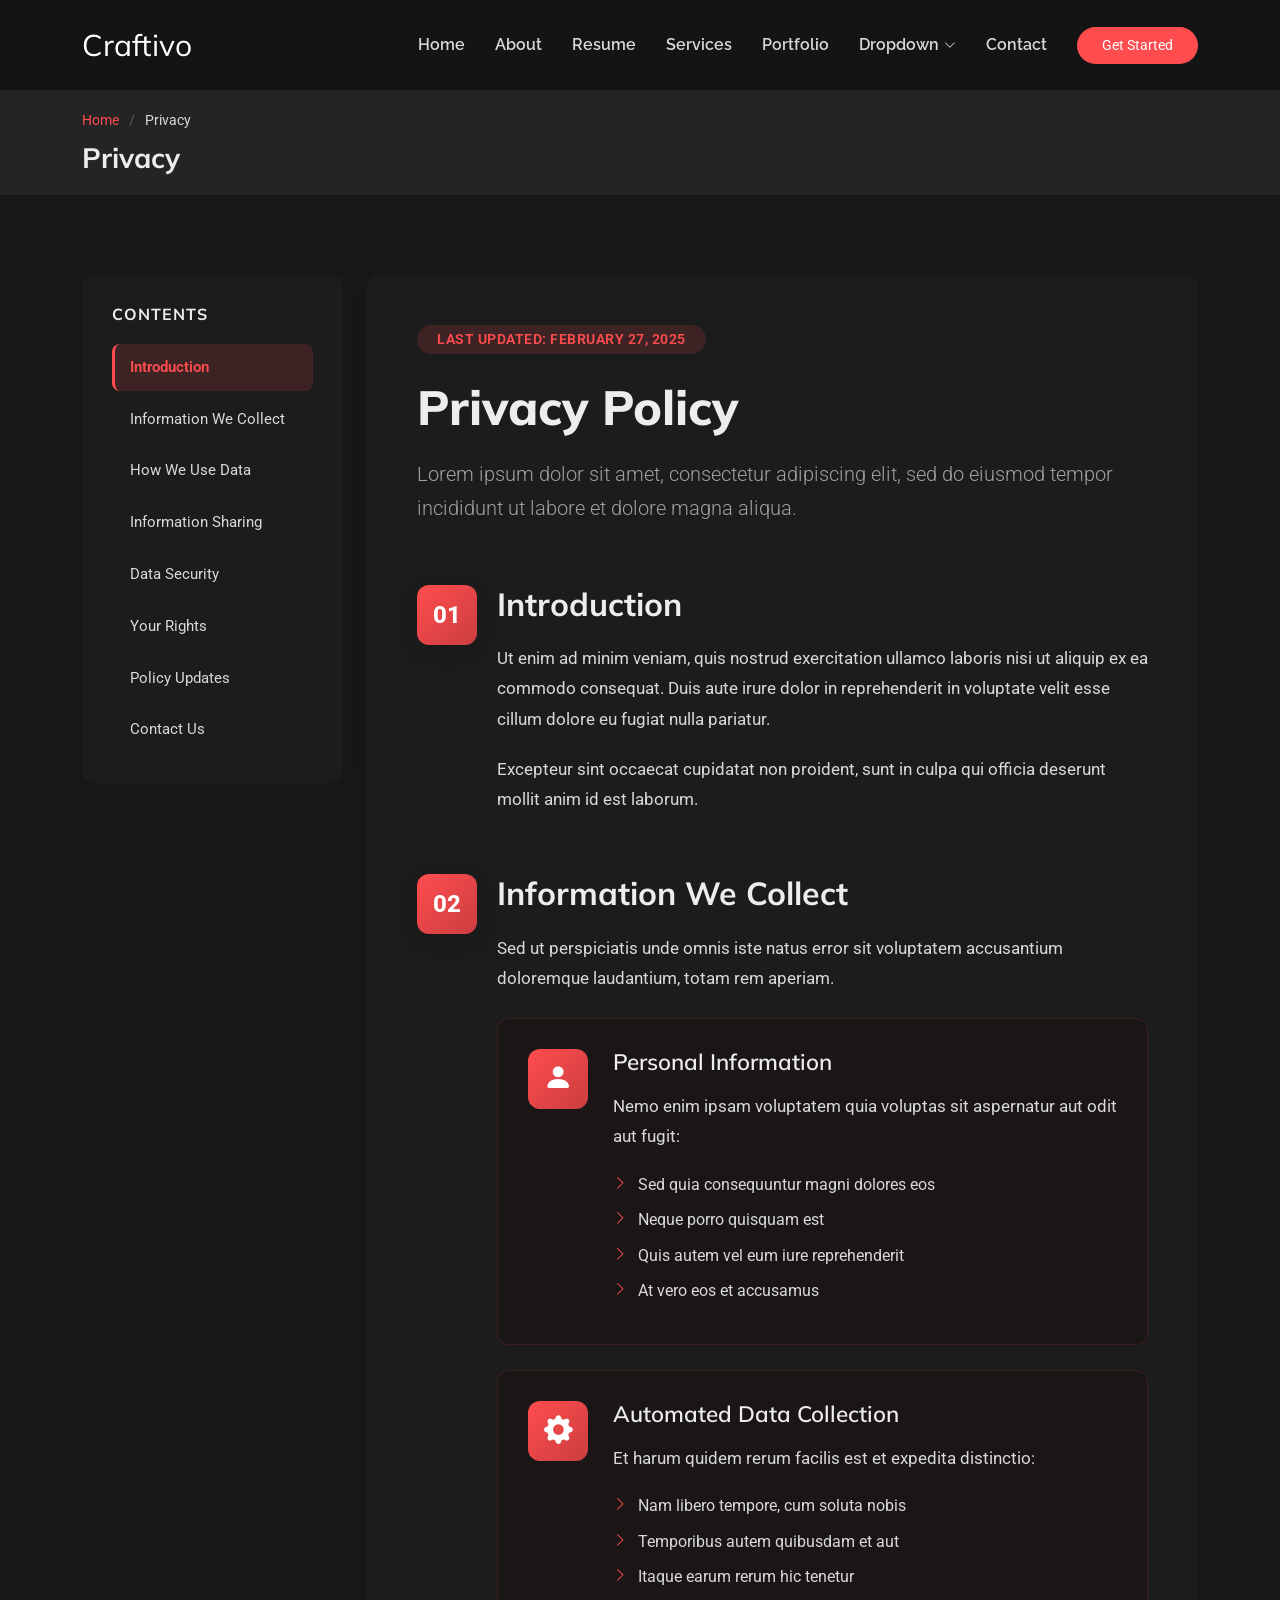
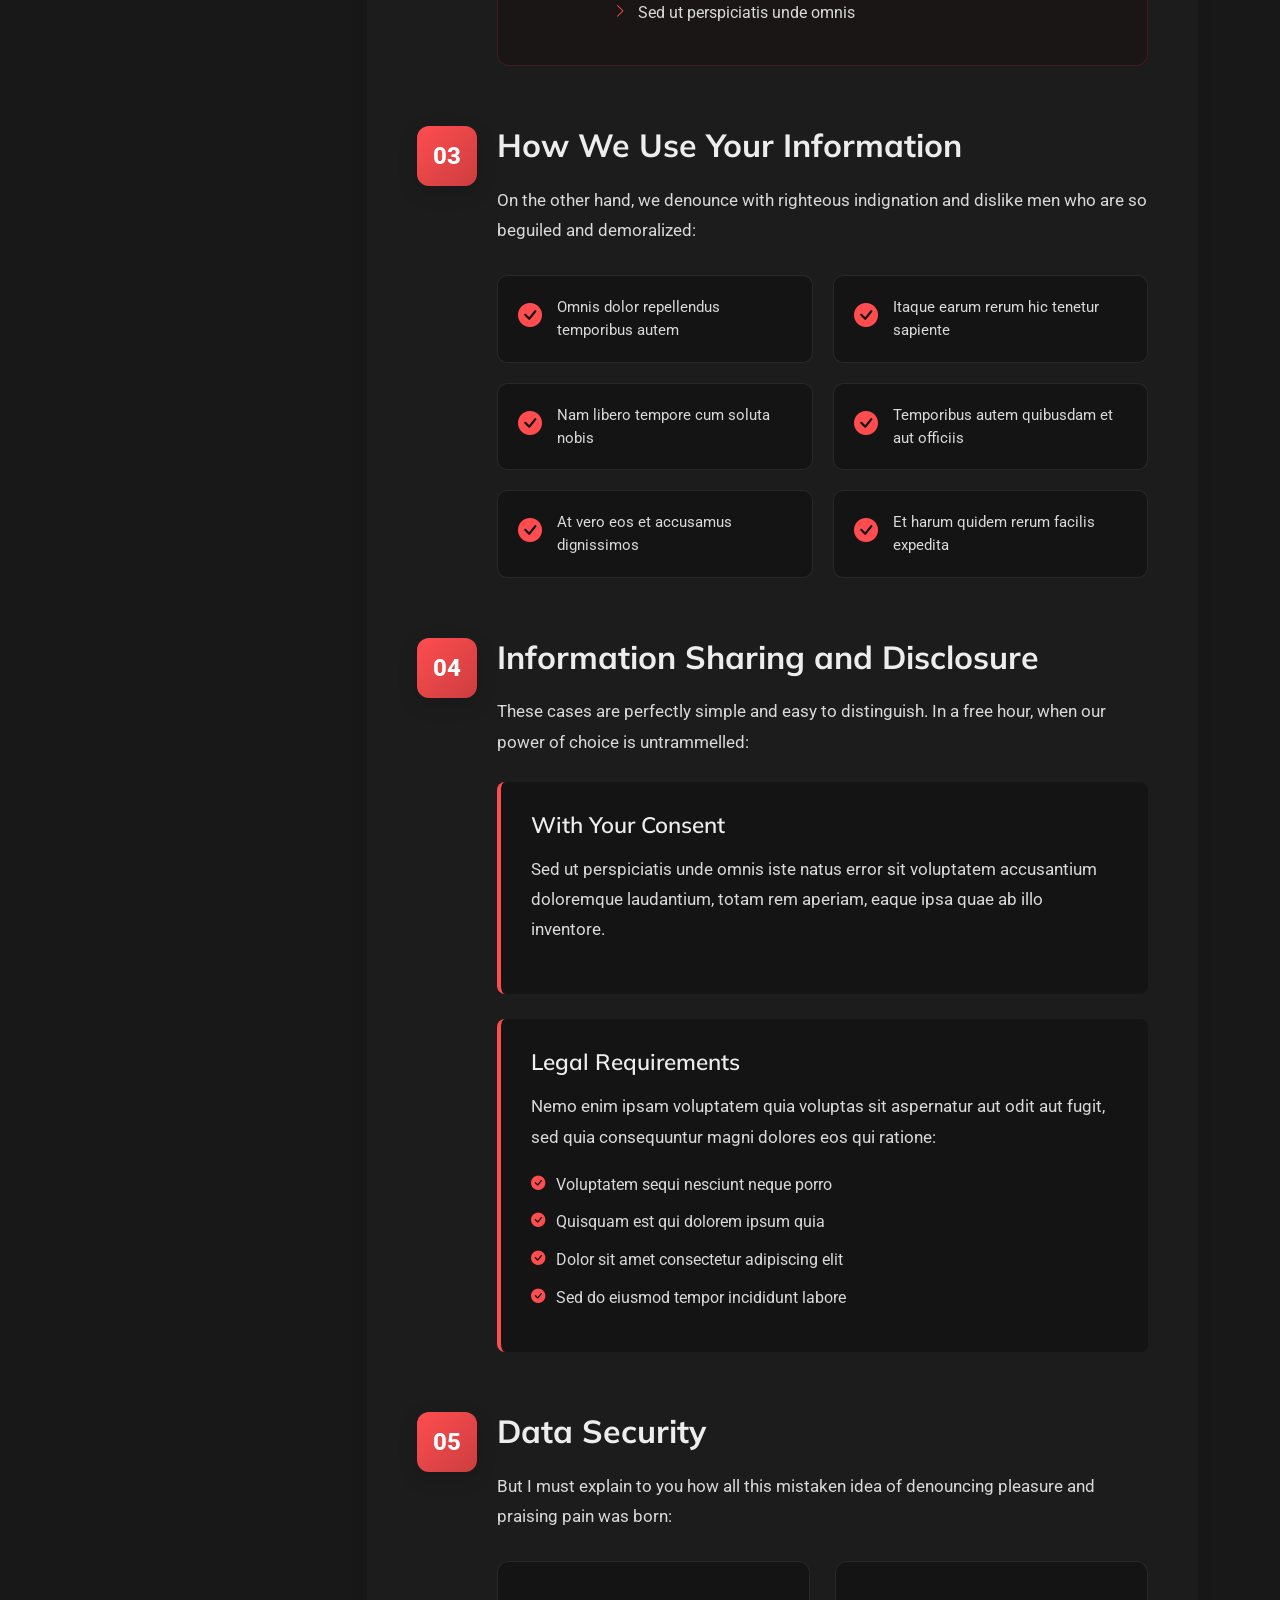
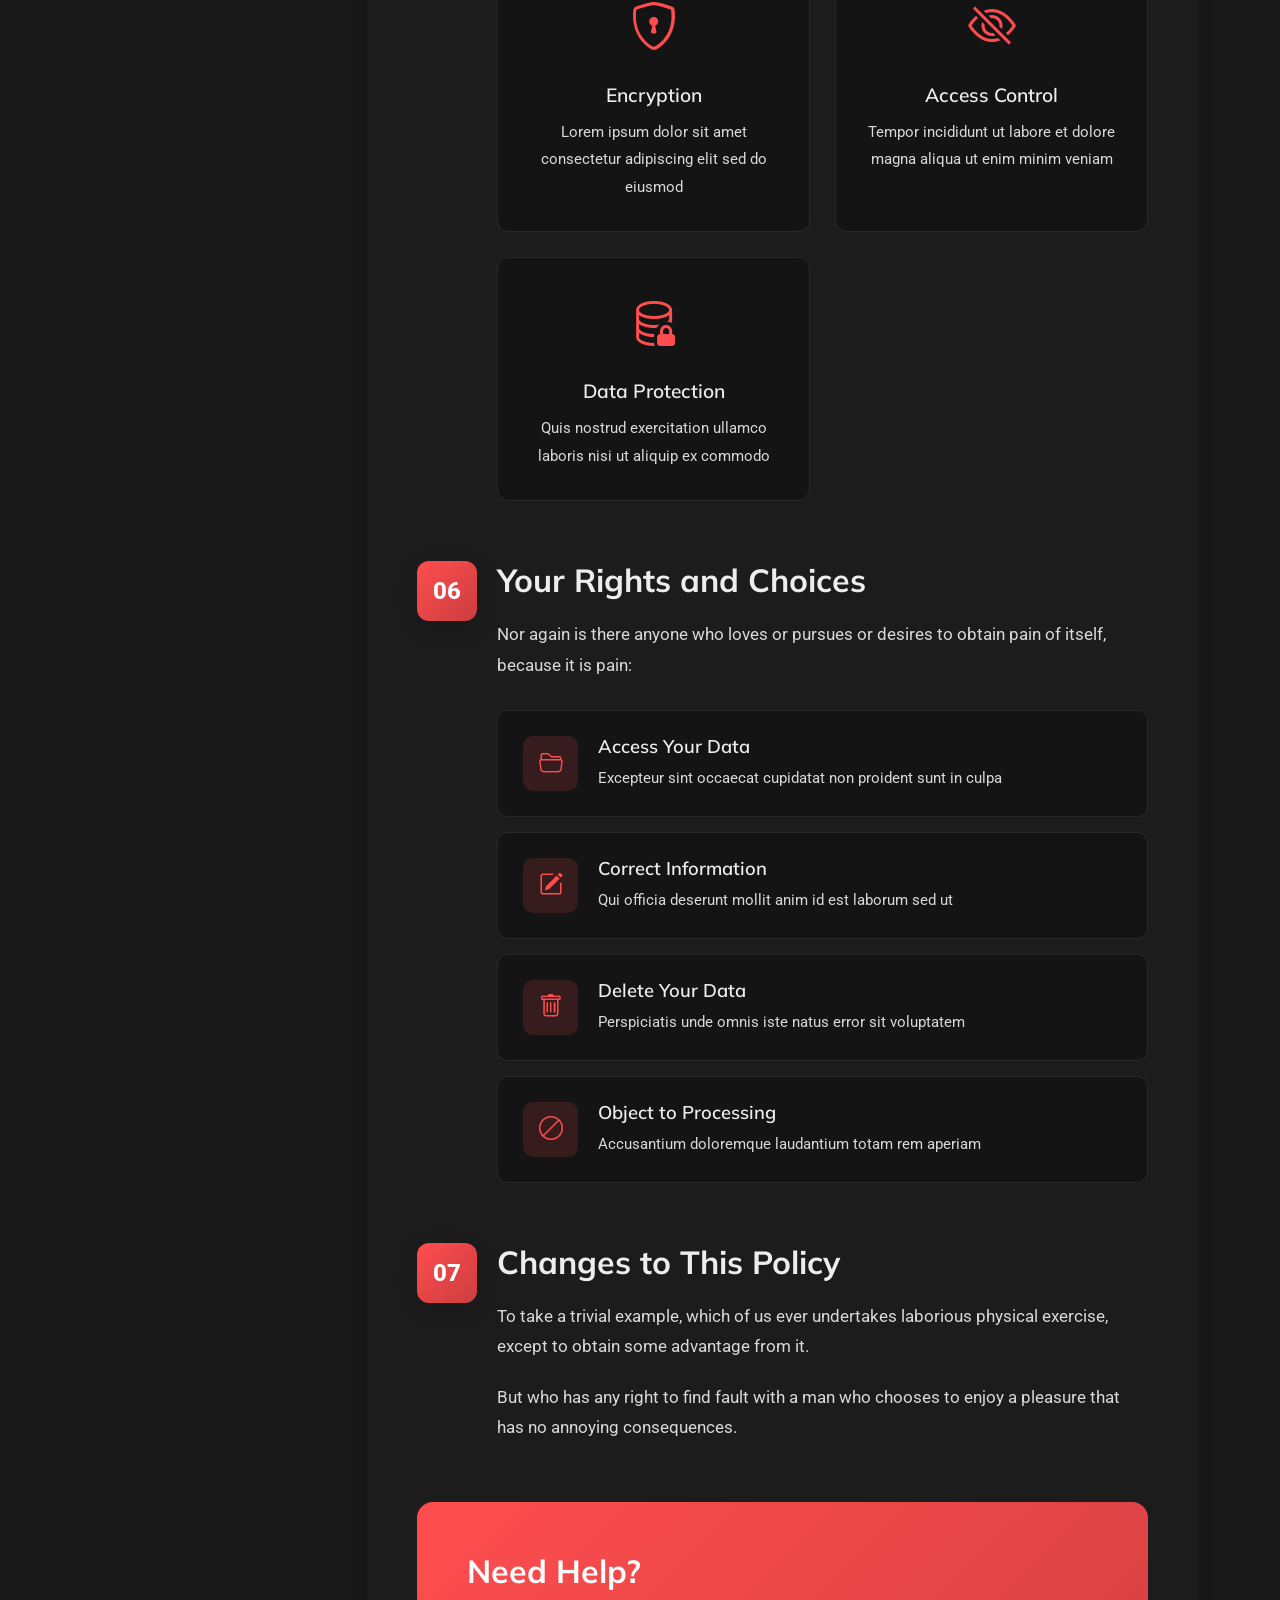
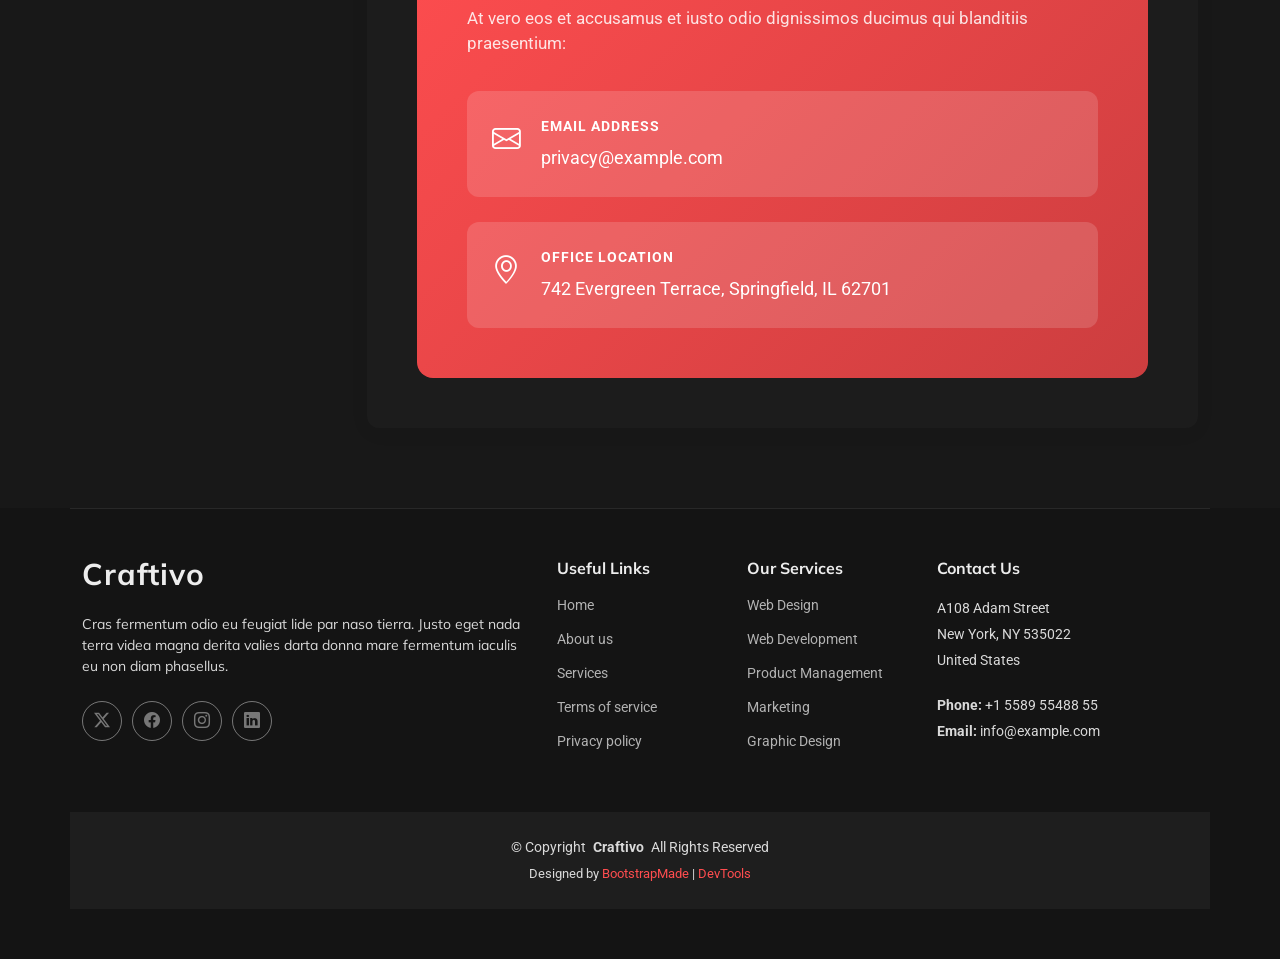
<file: privacy.html>
<!DOCTYPE html>
<html lang="en">

<head>
  <meta charset="utf-8">
  <meta content="width=device-width, initial-scale=1.0" name="viewport">
  <title>Privacy - Craftivo Bootstrap Template</title>
  <meta name="description" content="">
  <meta name="keywords" content="">

  <!-- Favicons -->
  <link href="assets/img/favicon.png" rel="icon">
  <link href="assets/img/apple-touch-icon.png" rel="apple-touch-icon">

  <!-- Fonts -->
  <link href="https://fonts.googleapis.com" rel="preconnect">
  <link href="https://fonts.gstatic.com" rel="preconnect" crossorigin>
  <link href="https://fonts.googleapis.com/css2?family=Roboto:ital,wght@0,100;0,300;0,400;0,500;0,700;0,900;1,100;1,300;1,400;1,500;1,700;1,900&family=Raleway:ital,wght@0,100;0,200;0,300;0,400;0,500;0,600;0,700;0,800;0,900;1,100;1,200;1,300;1,400;1,500;1,600;1,700;1,800;1,900&family=Mulish:ital,wght@0,200;0,300;0,400;0,500;0,600;0,700;0,800;0,900;1,200;1,300;1,400;1,500;1,600;1,700;1,800;1,900&display=swap" rel="stylesheet">

  <!-- Vendor CSS Files -->
  <link href="assets/vendor/bootstrap/css/bootstrap.min.css" rel="stylesheet">
  <link href="assets/vendor/bootstrap-icons/bootstrap-icons.css" rel="stylesheet">
  <link href="assets/vendor/aos/aos.css" rel="stylesheet">
  <link href="assets/vendor/glightbox/css/glightbox.min.css" rel="stylesheet">
  <link href="assets/vendor/swiper/swiper-bundle.min.css" rel="stylesheet">

  <!-- Main CSS File -->
  <link href="assets/css/main.css" rel="stylesheet">

  <!-- =======================================================
  * Template Name: Craftivo
  * Template URL: https://bootstrapmade.com/craftivo-bootstrap-portfolio-template/
  * Updated: Oct 04 2025 with Bootstrap v5.3.8
  * Author: BootstrapMade.com
  * License: https://bootstrapmade.com/license/
  ======================================================== -->
</head>

<body class="privacy-page">

  <header id="header" class="header d-flex align-items-center sticky-top">
    <div class="container-fluid container-xl position-relative d-flex align-items-center">

      <a href="index.html" class="logo d-flex align-items-center me-auto">
        <!-- Uncomment the line below if you also wish to use an image logo -->
        <!-- <img src="assets/img/logo.webp" alt=""> -->
        <h1 class="sitename">Craftivo</h1>
      </a>

      <nav id="navmenu" class="navmenu">
        <ul>
          <li><a href="#hero">Home</a></li>
          <li><a href="#about">About</a></li>
          <li><a href="#resume">Resume</a></li>
          <li><a href="#services">Services</a></li>
          <li><a href="#portfolio">Portfolio</a></li>
          <li class="dropdown"><a href="#"><span>Dropdown</span> <i class="bi bi-chevron-down toggle-dropdown"></i></a>
            <ul>
              <li><a href="#">Dropdown 1</a></li>
              <li class="dropdown"><a href="#"><span>Deep Dropdown</span> <i class="bi bi-chevron-down toggle-dropdown"></i></a>
                <ul>
                  <li><a href="#">Deep Dropdown 1</a></li>
                  <li><a href="#">Deep Dropdown 2</a></li>
                  <li><a href="#">Deep Dropdown 3</a></li>
                  <li><a href="#">Deep Dropdown 4</a></li>
                  <li><a href="#">Deep Dropdown 5</a></li>
                </ul>
              </li>
              <li><a href="#">Dropdown 2</a></li>
              <li><a href="#">Dropdown 3</a></li>
              <li><a href="#">Dropdown 4</a></li>
            </ul>
          </li>
          <li><a href="#contact">Contact</a></li>
        </ul>
        <i class="mobile-nav-toggle d-xl-none bi bi-list"></i>
      </nav>

      <a class="btn-getstarted" href="#about">Get Started</a>

    </div>
  </header>

  <main class="main">

    <!-- Page Title -->
    <div class="page-title light-background">
      <div class="container">
        <nav class="breadcrumbs">
          <ol>
            <li><a href="index.html">Home</a></li>
            <li class="current">Privacy</li>
          </ol>
        </nav>
        <h1>Privacy</h1>
      </div>
    </div><!-- End Page Title -->

    <!-- Privacy Section -->
    <section id="privacy" class="privacy section">

      <div class="container">

        <div class="row">
          <!-- Sidebar Navigation -->
          <div class="col-lg-3">
            <div class="policy-sidebar" data-aos="fade-right">
              <h3>Contents</h3>
              <nav class="policy-nav">
                <a href="#introduction" class="nav-link active">Introduction</a>
                <a href="#information-collect" class="nav-link">Information We Collect</a>
                <a href="#use-information" class="nav-link">How We Use Data</a>
                <a href="#sharing" class="nav-link">Information Sharing</a>
                <a href="#security" class="nav-link">Data Security</a>
                <a href="#rights" class="nav-link">Your Rights</a>
                <a href="#changes" class="nav-link">Policy Updates</a>
                <a href="#contact" class="nav-link">Contact Us</a>
              </nav>
            </div>
          </div>

          <!-- Main Content -->
          <div class="col-lg-9">
            <div class="policy-main">
              <!-- Header -->
              <div class="policy-hero" data-aos="fade-up">
                <div class="badge">Last Updated: February 27, 2025</div>
                <h1>Privacy Policy</h1>
                <p class="lead">Lorem ipsum dolor sit amet, consectetur adipiscing elit, sed do eiusmod tempor incididunt ut labore et dolore magna aliqua.</p>
              </div>

              <!-- Introduction -->
              <div class="policy-section" id="introduction" data-aos="fade-up" data-aos-delay="100">
                <div class="section-number">01</div>
                <h2>Introduction</h2>
                <p>Ut enim ad minim veniam, quis nostrud exercitation ullamco laboris nisi ut aliquip ex ea commodo consequat. Duis aute irure dolor in reprehenderit in voluptate velit esse cillum dolore eu fugiat nulla pariatur.</p>
                <p>Excepteur sint occaecat cupidatat non proident, sunt in culpa qui officia deserunt mollit anim id est laborum.</p>
              </div>

              <!-- Information Collection -->
              <div class="policy-section" id="information-collect" data-aos="fade-up" data-aos-delay="150">
                <div class="section-number">02</div>
                <h2>Information We Collect</h2>
                <p>Sed ut perspiciatis unde omnis iste natus error sit voluptatem accusantium doloremque laudantium, totam rem aperiam.</p>

                <div class="info-card">
                  <div class="card-icon">
                    <i class="bi bi-person-fill"></i>
                  </div>
                  <div class="card-content">
                    <h3>Personal Information</h3>
                    <p>Nemo enim ipsam voluptatem quia voluptas sit aspernatur aut odit aut fugit:</p>
                    <ul>
                      <li>Sed quia consequuntur magni dolores eos</li>
                      <li>Neque porro quisquam est</li>
                      <li>Quis autem vel eum iure reprehenderit</li>
                      <li>At vero eos et accusamus</li>
                    </ul>
                  </div>
                </div>

                <div class="info-card">
                  <div class="card-icon">
                    <i class="bi bi-gear-fill"></i>
                  </div>
                  <div class="card-content">
                    <h3>Automated Data Collection</h3>
                    <p>Et harum quidem rerum facilis est et expedita distinctio:</p>
                    <ul>
                      <li>Nam libero tempore, cum soluta nobis</li>
                      <li>Temporibus autem quibusdam et aut</li>
                      <li>Itaque earum rerum hic tenetur</li>
                      <li>Sed ut perspiciatis unde omnis</li>
                    </ul>
                  </div>
                </div>
              </div>

              <!-- Use of Information -->
              <div class="policy-section" id="use-information" data-aos="fade-up" data-aos-delay="200">
                <div class="section-number">03</div>
                <h2>How We Use Your Information</h2>
                <p>On the other hand, we denounce with righteous indignation and dislike men who are so beguiled and demoralized:</p>
                <div class="usage-grid">
                  <div class="usage-item">
                    <i class="bi bi-check-circle-fill"></i>
                    <span>Omnis dolor repellendus temporibus autem</span>
                  </div>
                  <div class="usage-item">
                    <i class="bi bi-check-circle-fill"></i>
                    <span>Itaque earum rerum hic tenetur sapiente</span>
                  </div>
                  <div class="usage-item">
                    <i class="bi bi-check-circle-fill"></i>
                    <span>Nam libero tempore cum soluta nobis</span>
                  </div>
                  <div class="usage-item">
                    <i class="bi bi-check-circle-fill"></i>
                    <span>Temporibus autem quibusdam et aut officiis</span>
                  </div>
                  <div class="usage-item">
                    <i class="bi bi-check-circle-fill"></i>
                    <span>At vero eos et accusamus dignissimos</span>
                  </div>
                  <div class="usage-item">
                    <i class="bi bi-check-circle-fill"></i>
                    <span>Et harum quidem rerum facilis expedita</span>
                  </div>
                </div>
              </div>

              <!-- Information Sharing -->
              <div class="policy-section" id="sharing" data-aos="fade-up" data-aos-delay="250">
                <div class="section-number">04</div>
                <h2>Information Sharing and Disclosure</h2>
                <p>These cases are perfectly simple and easy to distinguish. In a free hour, when our power of choice is untrammelled:</p>

                <div class="sharing-box">
                  <h3>With Your Consent</h3>
                  <p>Sed ut perspiciatis unde omnis iste natus error sit voluptatem accusantium doloremque laudantium, totam rem aperiam, eaque ipsa quae ab illo inventore.</p>
                </div>

                <div class="sharing-box">
                  <h3>Legal Requirements</h3>
                  <p>Nemo enim ipsam voluptatem quia voluptas sit aspernatur aut odit aut fugit, sed quia consequuntur magni dolores eos qui ratione:</p>
                  <ul>
                    <li>Voluptatem sequi nesciunt neque porro</li>
                    <li>Quisquam est qui dolorem ipsum quia</li>
                    <li>Dolor sit amet consectetur adipiscing elit</li>
                    <li>Sed do eiusmod tempor incididunt labore</li>
                  </ul>
                </div>
              </div>

              <!-- Data Security -->
              <div class="policy-section" id="security" data-aos="fade-up" data-aos-delay="300">
                <div class="section-number">05</div>
                <h2>Data Security</h2>
                <p>But I must explain to you how all this mistaken idea of denouncing pleasure and praising pain was born:</p>
                <div class="security-features">
                  <div class="feature">
                    <i class="bi bi-shield-lock"></i>
                    <h4>Encryption</h4>
                    <p>Lorem ipsum dolor sit amet consectetur adipiscing elit sed do eiusmod</p>
                  </div>
                  <div class="feature">
                    <i class="bi bi-eye-slash"></i>
                    <h4>Access Control</h4>
                    <p>Tempor incididunt ut labore et dolore magna aliqua ut enim minim veniam</p>
                  </div>
                  <div class="feature">
                    <i class="bi bi-database-lock"></i>
                    <h4>Data Protection</h4>
                    <p>Quis nostrud exercitation ullamco laboris nisi ut aliquip ex commodo</p>
                  </div>
                </div>
              </div>

              <!-- Your Rights -->
              <div class="policy-section" id="rights" data-aos="fade-up" data-aos-delay="100">
                <div class="section-number">06</div>
                <h2>Your Rights and Choices</h2>
                <p>Nor again is there anyone who loves or pursues or desires to obtain pain of itself, because it is pain:</p>
                <div class="rights-list">
                  <div class="right-item">
                    <div class="right-icon"><i class="bi bi-folder2-open"></i></div>
                    <div class="right-content">
                      <h4>Access Your Data</h4>
                      <p>Excepteur sint occaecat cupidatat non proident sunt in culpa</p>
                    </div>
                  </div>
                  <div class="right-item">
                    <div class="right-icon"><i class="bi bi-pencil-square"></i></div>
                    <div class="right-content">
                      <h4>Correct Information</h4>
                      <p>Qui officia deserunt mollit anim id est laborum sed ut</p>
                    </div>
                  </div>
                  <div class="right-item">
                    <div class="right-icon"><i class="bi bi-trash"></i></div>
                    <div class="right-content">
                      <h4>Delete Your Data</h4>
                      <p>Perspiciatis unde omnis iste natus error sit voluptatem</p>
                    </div>
                  </div>
                  <div class="right-item">
                    <div class="right-icon"><i class="bi bi-ban"></i></div>
                    <div class="right-content">
                      <h4>Object to Processing</h4>
                      <p>Accusantium doloremque laudantium totam rem aperiam</p>
                    </div>
                  </div>
                </div>
              </div>

              <!-- Policy Updates -->
              <div class="policy-section" id="changes" data-aos="fade-up" data-aos-delay="150">
                <div class="section-number">07</div>
                <h2>Changes to This Policy</h2>
                <p>To take a trivial example, which of us ever undertakes laborious physical exercise, except to obtain some advantage from it.</p>
                <p>But who has any right to find fault with a man who chooses to enjoy a pleasure that has no annoying consequences.</p>
              </div>

              <!-- Contact Section -->
              <div class="policy-contact" id="contact" data-aos="fade-up" data-aos-delay="200">
                <div class="contact-card">
                  <h2>Need Help?</h2>
                  <p>At vero eos et accusamus et iusto odio dignissimos ducimus qui blanditiis praesentium:</p>
                  <div class="contact-info">
                    <div class="info-item">
                      <i class="bi bi-envelope"></i>
                      <div>
                        <strong>Email Address</strong>
                        <span>privacy@example.com</span>
                      </div>
                    </div>
                    <div class="info-item">
                      <i class="bi bi-geo-alt"></i>
                      <div>
                        <strong>Office Location</strong>
                        <span>742 Evergreen Terrace, Springfield, IL 62701</span>
                      </div>
                    </div>
                  </div>
                </div>
              </div>

            </div>
          </div>

        </div>

      </div>

    </section><!-- /Privacy Section -->

  </main>

  <footer id="footer" class="footer">

    <div class="container footer-top">
      <div class="row gy-4">
        <div class="col-lg-5 col-md-12 footer-about">
          <a href="index.html" class="logo d-flex align-items-center">
            <span class="sitename">Craftivo</span>
          </a>
          <p>Cras fermentum odio eu feugiat lide par naso tierra. Justo eget nada terra videa magna derita valies darta donna mare fermentum iaculis eu non diam phasellus.</p>
          <div class="social-links d-flex mt-4">
            <a href=""><i class="bi bi-twitter-x"></i></a>
            <a href=""><i class="bi bi-facebook"></i></a>
            <a href=""><i class="bi bi-instagram"></i></a>
            <a href=""><i class="bi bi-linkedin"></i></a>
          </div>
        </div>

        <div class="col-lg-2 col-6 footer-links">
          <h4>Useful Links</h4>
          <ul>
            <li><a href="#">Home</a></li>
            <li><a href="#">About us</a></li>
            <li><a href="#">Services</a></li>
            <li><a href="#">Terms of service</a></li>
            <li><a href="#">Privacy policy</a></li>
          </ul>
        </div>

        <div class="col-lg-2 col-6 footer-links">
          <h4>Our Services</h4>
          <ul>
            <li><a href="#">Web Design</a></li>
            <li><a href="#">Web Development</a></li>
            <li><a href="#">Product Management</a></li>
            <li><a href="#">Marketing</a></li>
            <li><a href="#">Graphic Design</a></li>
          </ul>
        </div>

        <div class="col-lg-3 col-md-12 footer-contact text-center text-md-start">
          <h4>Contact Us</h4>
          <p>A108 Adam Street</p>
          <p>New York, NY 535022</p>
          <p>United States</p>
          <p class="mt-4"><strong>Phone:</strong> <span>+1 5589 55488 55</span></p>
          <p><strong>Email:</strong> <span>info@example.com</span></p>
        </div>

      </div>
    </div>

    <div class="container copyright text-center mt-4">
      <p>© <span>Copyright</span> <strong class="px-1 sitename">Craftivo</strong> <span>All Rights Reserved</span></p>
      <div class="credits">
        <!-- All the links in the footer should remain intact. -->
        <!-- You can delete the links only if you've purchased the pro version. -->
        <!-- Licensing information: https://bootstrapmade.com/license/ -->
        <!-- Purchase the pro version with working PHP/AJAX contact form: [buy-url] -->
        Designed by <a href="https://bootstrapmade.com/">BootstrapMade</a> | <a href="https://bootstrapmade.com/tools/">DevTools</a>
      </div>
    </div>

  </footer>

  <!-- Scroll Top -->
  <a href="#" id="scroll-top" class="scroll-top d-flex align-items-center justify-content-center"><i class="bi bi-arrow-up-short"></i></a>

  <!-- Preloader -->
  <div id="preloader"></div>

  <!-- Vendor JS Files -->
  <script src="assets/vendor/bootstrap/js/bootstrap.bundle.min.js"></script>
  <script src="assets/vendor/php-email-form/validate.js"></script>
  <script src="assets/vendor/aos/aos.js"></script>
  <script src="assets/vendor/typed.js/typed.umd.js"></script>
  <script src="assets/vendor/waypoints/noframework.waypoints.js"></script>
  <script src="assets/vendor/glightbox/js/glightbox.min.js"></script>
  <script src="assets/vendor/imagesloaded/imagesloaded.pkgd.min.js"></script>
  <script src="assets/vendor/isotope-layout/isotope.pkgd.min.js"></script>
  <script src="assets/vendor/swiper/swiper-bundle.min.js"></script>

  <!-- Main JS File -->
  <script src="assets/js/main.js"></script>

</body>

</html>
</file>
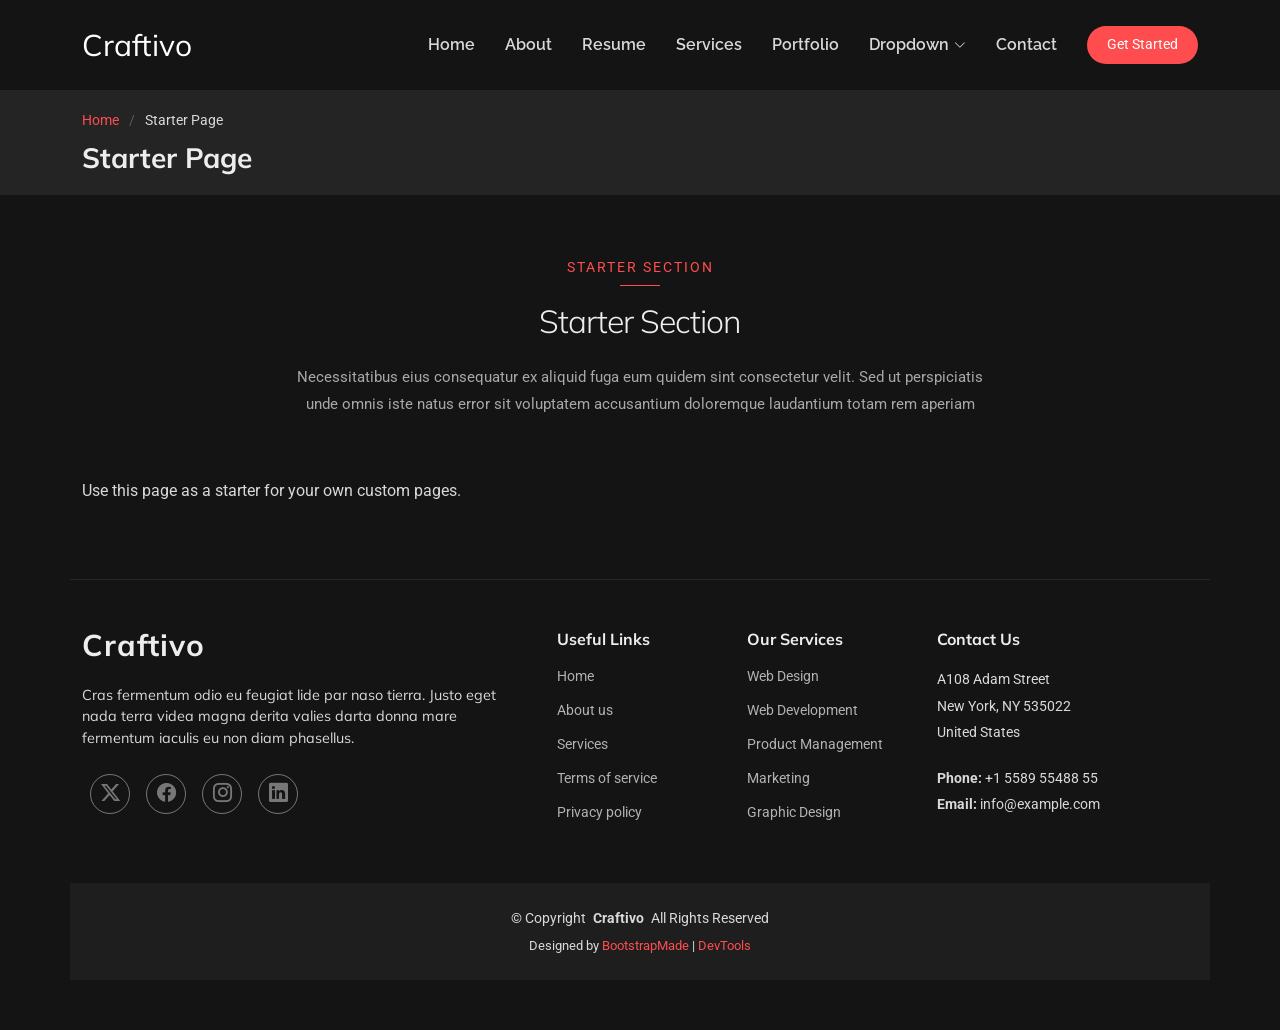
<file: starter-page.html>
<!DOCTYPE html>
<html lang="en">

<head>
  <meta charset="utf-8">
  <meta content="width=device-width, initial-scale=1.0" name="viewport">
  <title>Starter Page - Craftivo Bootstrap Template</title>
  <meta name="description" content="">
  <meta name="keywords" content="">

  <!-- Favicons -->
  <link href="assets/img/favicon.png" rel="icon">
  <link href="assets/img/apple-touch-icon.png" rel="apple-touch-icon">

  <!-- Fonts -->
  <link href="https://fonts.googleapis.com" rel="preconnect">
  <link href="https://fonts.gstatic.com" rel="preconnect" crossorigin>
  <link href="https://fonts.googleapis.com/css2?family=Roboto:ital,wght@0,100;0,300;0,400;0,500;0,700;0,900;1,100;1,300;1,400;1,500;1,700;1,900&family=Raleway:ital,wght@0,100;0,200;0,300;0,400;0,500;0,600;0,700;0,800;0,900;1,100;1,200;1,300;1,400;1,500;1,600;1,700;1,800;1,900&family=Mulish:ital,wght@0,200;0,300;0,400;0,500;0,600;0,700;0,800;0,900;1,200;1,300;1,400;1,500;1,600;1,700;1,800;1,900&display=swap" rel="stylesheet">

  <!-- Vendor CSS Files -->
  <link href="assets/vendor/bootstrap/css/bootstrap.min.css" rel="stylesheet">
  <link href="assets/vendor/bootstrap-icons/bootstrap-icons.css" rel="stylesheet">
  <link href="assets/vendor/aos/aos.css" rel="stylesheet">
  <link href="assets/vendor/glightbox/css/glightbox.min.css" rel="stylesheet">
  <link href="assets/vendor/swiper/swiper-bundle.min.css" rel="stylesheet">

  <!-- Main CSS File -->
  <link href="assets/css/main.css" rel="stylesheet">

  <!-- Mobile Responsive CSS -->
  <link href="assets/css/mobile-responsive.css" rel="stylesheet">

  <!-- =======================================================
  * Template Name: Craftivo
  * Template URL: https://bootstrapmade.com/craftivo-bootstrap-portfolio-template/
  * Updated: Oct 04 2025 with Bootstrap v5.3.8
  * Author: BootstrapMade.com
  * License: https://bootstrapmade.com/license/
  ======================================================== -->
</head>

<body class="starter-page-page">

  <header id="header" class="header d-flex align-items-center sticky-top">
    <div class="container-fluid container-xl position-relative d-flex align-items-center">

      <a href="index.html" class="logo d-flex align-items-center me-auto">
        <!-- Uncomment the line below if you also wish to use an image logo -->
        <!-- <img src="assets/img/logo.webp" alt=""> -->
        <h1 class="sitename">Craftivo</h1>
      </a>

      <nav id="navmenu" class="navmenu">
        <ul>
          <li><a href="#hero">Home</a></li>
          <li><a href="#about">About</a></li>
          <li><a href="#resume">Resume</a></li>
          <li><a href="#services">Services</a></li>
          <li><a href="#portfolio">Portfolio</a></li>
          <li class="dropdown"><a href="#"><span>Dropdown</span> <i class="bi bi-chevron-down toggle-dropdown"></i></a>
            <ul>
              <li><a href="#">Dropdown 1</a></li>
              <li class="dropdown"><a href="#"><span>Deep Dropdown</span> <i class="bi bi-chevron-down toggle-dropdown"></i></a>
                <ul>
                  <li><a href="#">Deep Dropdown 1</a></li>
                  <li><a href="#">Deep Dropdown 2</a></li>
                  <li><a href="#">Deep Dropdown 3</a></li>
                  <li><a href="#">Deep Dropdown 4</a></li>
                  <li><a href="#">Deep Dropdown 5</a></li>
                </ul>
              </li>
              <li><a href="#">Dropdown 2</a></li>
              <li><a href="#">Dropdown 3</a></li>
              <li><a href="#">Dropdown 4</a></li>
            </ul>
          </li>
          <li><a href="#contact">Contact</a></li>
        </ul>
        <i class="mobile-nav-toggle d-xl-none bi bi-list"></i>
      </nav>

      <a class="btn-getstarted" href="#about">Get Started</a>

    </div>
  </header>

  <main class="main">

    <!-- Page Title -->
    <div class="page-title light-background">
      <div class="container">
        <nav class="breadcrumbs">
          <ol>
            <li><a href="index.html">Home</a></li>
            <li class="current">Starter Page</li>
          </ol>
        </nav>
        <h1>Starter Page</h1>
      </div>
    </div><!-- End Page Title -->

    <!-- Starter Section Section -->
    <section id="starter-section" class="starter-section section">

      <!-- Section Title -->
      <div class="container section-title" data-aos="fade-up">
        <span class="subtitle">Starter Section</span>
        <h2>Starter Section</h2>
        <p>Necessitatibus eius consequatur ex aliquid fuga eum quidem sint consectetur velit. Sed ut perspiciatis unde omnis iste natus error sit voluptatem accusantium doloremque laudantium totam rem aperiam</p>
      </div><!-- End Section Title -->

      <div class="container" data-aos="fade-up">
        <p>Use this page as a starter for your own custom pages.</p>
      </div>

    </section><!-- /Starter Section Section -->

  </main>

  <footer id="footer" class="footer">

    <div class="container footer-top">
      <div class="row gy-4">
        <div class="col-lg-5 col-md-12 footer-about">
          <a href="index.html" class="logo d-flex align-items-center">
            <span class="sitename">Craftivo</span>
          </a>
          <p>Cras fermentum odio eu feugiat lide par naso tierra. Justo eget nada terra videa magna derita valies darta donna mare fermentum iaculis eu non diam phasellus.</p>
          <div class="social-links d-flex mt-4">
            <a href=""><i class="bi bi-twitter-x"></i></a>
            <a href=""><i class="bi bi-facebook"></i></a>
            <a href=""><i class="bi bi-instagram"></i></a>
            <a href=""><i class="bi bi-linkedin"></i></a>
          </div>
        </div>

        <div class="col-lg-2 col-6 footer-links">
          <h4>Useful Links</h4>
          <ul>
            <li><a href="#">Home</a></li>
            <li><a href="#">About us</a></li>
            <li><a href="#">Services</a></li>
            <li><a href="#">Terms of service</a></li>
            <li><a href="#">Privacy policy</a></li>
          </ul>
        </div>

        <div class="col-lg-2 col-6 footer-links">
          <h4>Our Services</h4>
          <ul>
            <li><a href="#">Web Design</a></li>
            <li><a href="#">Web Development</a></li>
            <li><a href="#">Product Management</a></li>
            <li><a href="#">Marketing</a></li>
            <li><a href="#">Graphic Design</a></li>
          </ul>
        </div>

        <div class="col-lg-3 col-md-12 footer-contact text-center text-md-start">
          <h4>Contact Us</h4>
          <p>A108 Adam Street</p>
          <p>New York, NY 535022</p>
          <p>United States</p>
          <p class="mt-4"><strong>Phone:</strong> <span>+1 5589 55488 55</span></p>
          <p><strong>Email:</strong> <span>info@example.com</span></p>
        </div>

      </div>
    </div>

    <div class="container copyright text-center mt-4">
      <p>© <span>Copyright</span> <strong class="px-1 sitename">Craftivo</strong> <span>All Rights Reserved</span></p>
      <div class="credits">
        <!-- All the links in the footer should remain intact. -->
        <!-- You can delete the links only if you've purchased the pro version. -->
        <!-- Licensing information: https://bootstrapmade.com/license/ -->
        <!-- Purchase the pro version with working PHP/AJAX contact form: [buy-url] -->
        Designed by <a href="https://bootstrapmade.com/">BootstrapMade</a> | <a href="https://bootstrapmade.com/tools/">DevTools</a>
      </div>
    </div>

  </footer>

  <!-- Scroll Top -->
  <a href="#" id="scroll-top" class="scroll-top d-flex align-items-center justify-content-center"><i class="bi bi-arrow-up-short"></i></a>

  <!-- Preloader -->
  <div id="preloader"></div>

  <!-- Vendor JS Files -->
  <script src="assets/vendor/bootstrap/js/bootstrap.bundle.min.js"></script>
  <script src="assets/vendor/php-email-form/validate.js"></script>
  <script src="assets/vendor/aos/aos.js"></script>
  <script src="assets/vendor/typed.js/typed.umd.js"></script>
  <script src="assets/vendor/waypoints/noframework.waypoints.js"></script>
  <script src="assets/vendor/glightbox/js/glightbox.min.js"></script>
  <script src="assets/vendor/imagesloaded/imagesloaded.pkgd.min.js"></script>
  <script src="assets/vendor/isotope-layout/isotope.pkgd.min.js"></script>
  <script src="assets/vendor/swiper/swiper-bundle.min.js"></script>

  <!-- Main JS File -->
  <script src="assets/js/main.js"></script>

</body>

</html>
</file>
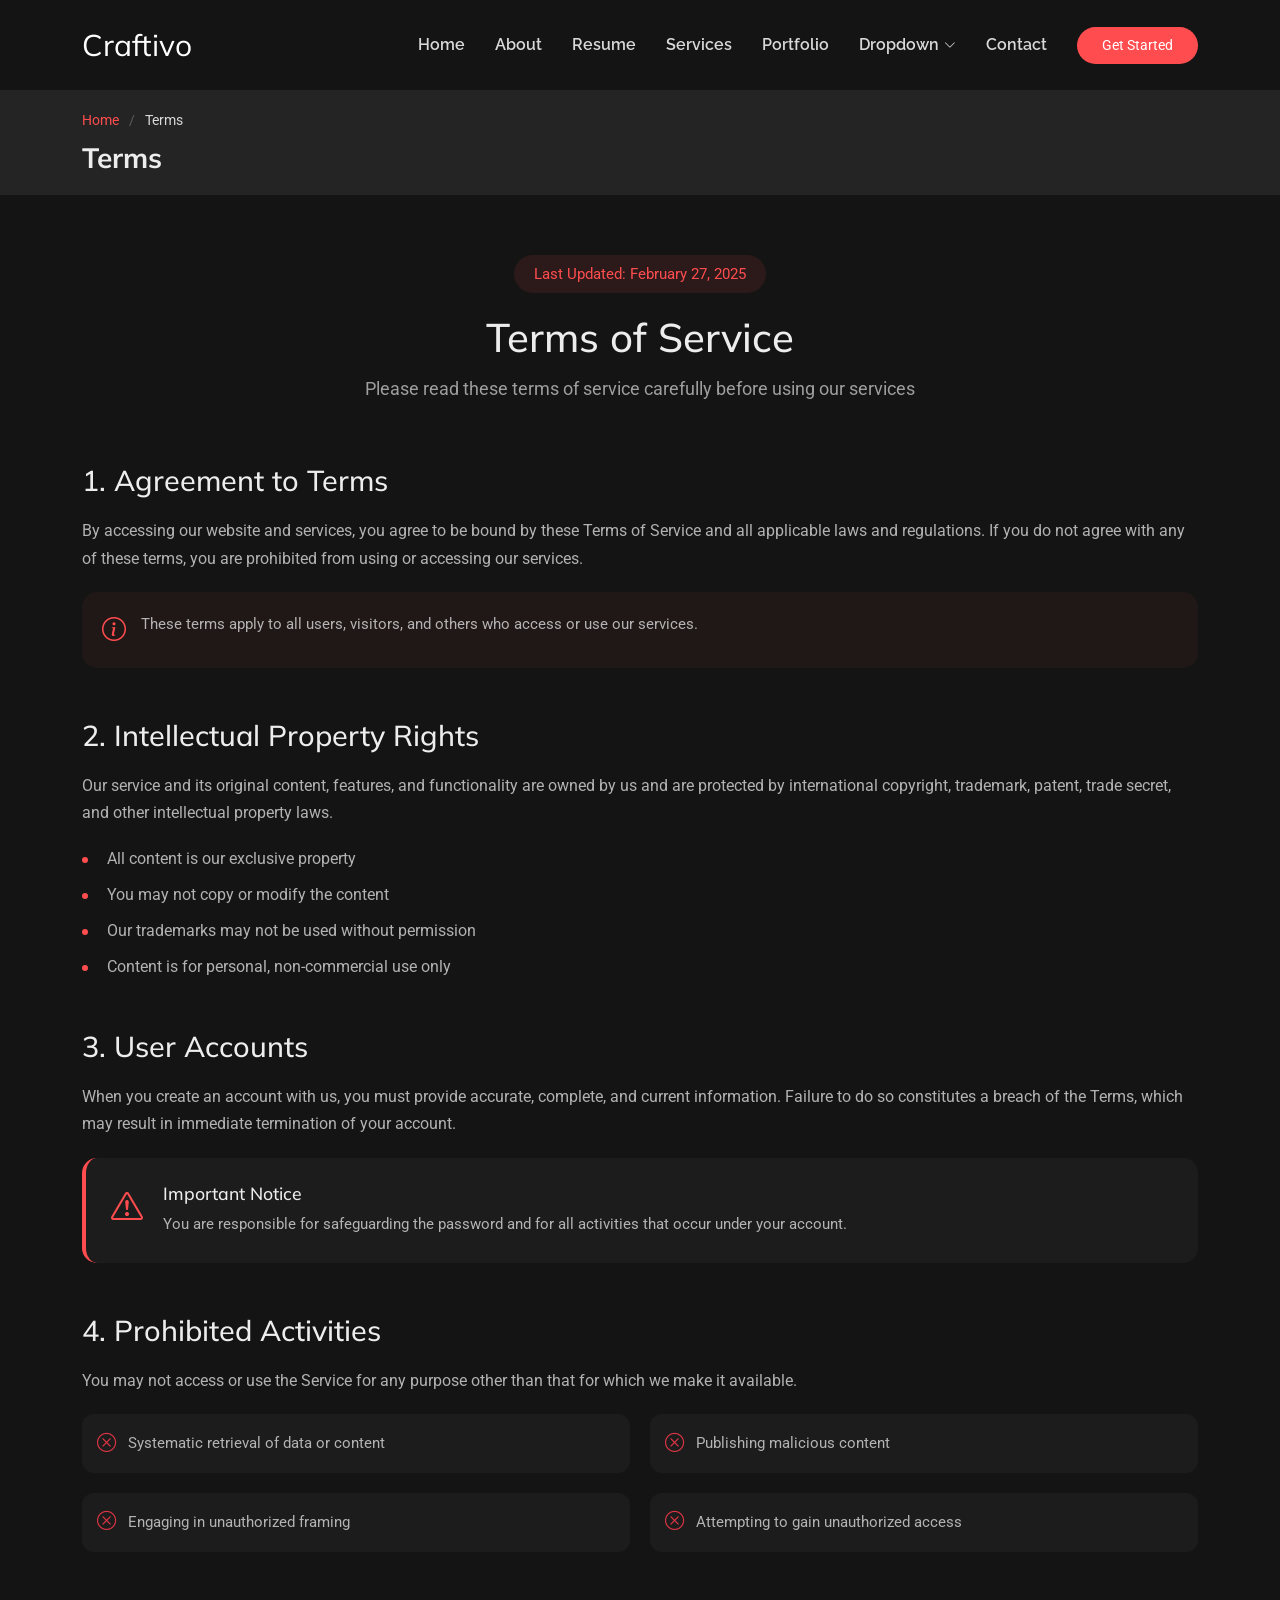
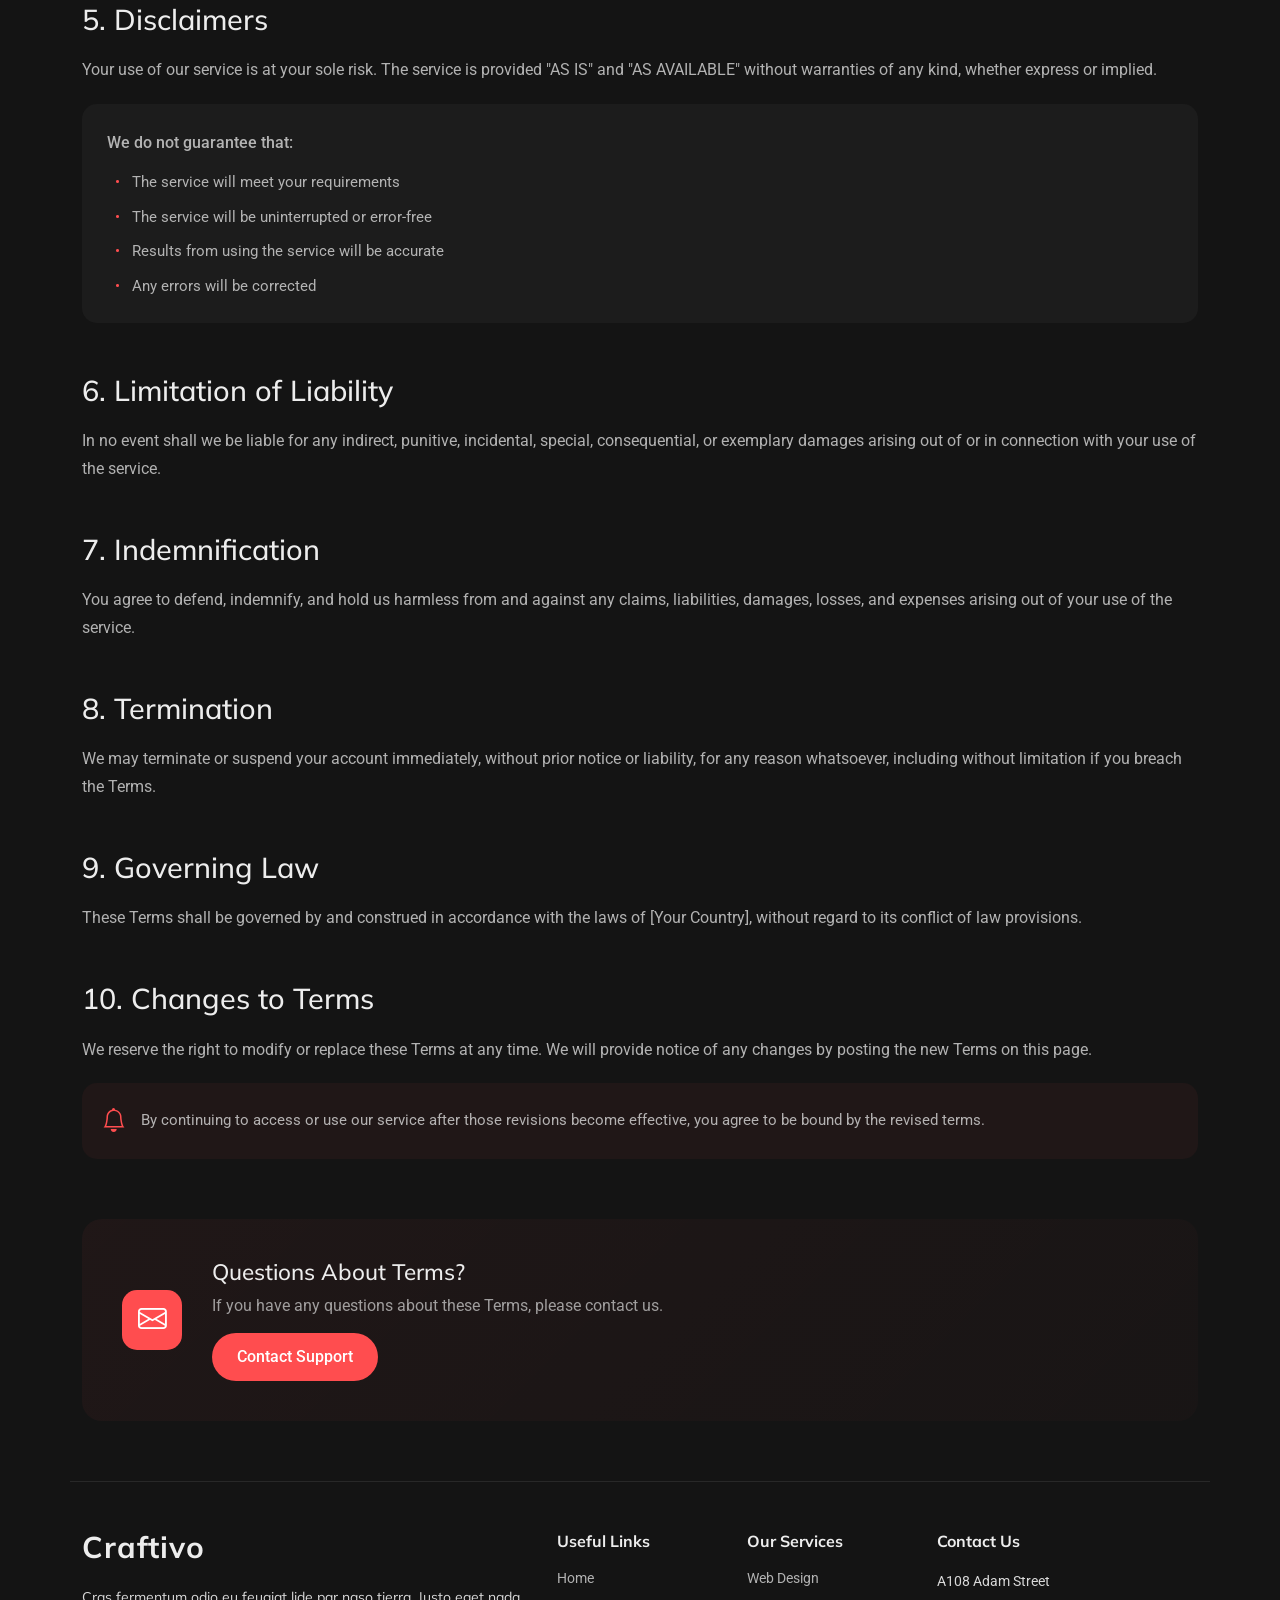
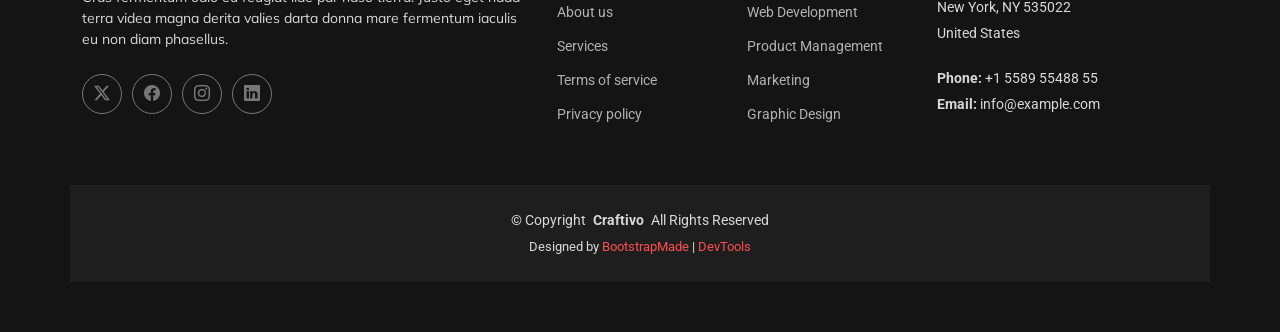
<file: terms.html>
<!DOCTYPE html>
<html lang="en">

<head>
  <meta charset="utf-8">
  <meta content="width=device-width, initial-scale=1.0" name="viewport">
  <title>Terms - Craftivo Bootstrap Template</title>
  <meta name="description" content="">
  <meta name="keywords" content="">

  <!-- Favicons -->
  <link href="assets/img/favicon.png" rel="icon">
  <link href="assets/img/apple-touch-icon.png" rel="apple-touch-icon">

  <!-- Fonts -->
  <link href="https://fonts.googleapis.com" rel="preconnect">
  <link href="https://fonts.gstatic.com" rel="preconnect" crossorigin>
  <link href="https://fonts.googleapis.com/css2?family=Roboto:ital,wght@0,100;0,300;0,400;0,500;0,700;0,900;1,100;1,300;1,400;1,500;1,700;1,900&family=Raleway:ital,wght@0,100;0,200;0,300;0,400;0,500;0,600;0,700;0,800;0,900;1,100;1,200;1,300;1,400;1,500;1,600;1,700;1,800;1,900&family=Mulish:ital,wght@0,200;0,300;0,400;0,500;0,600;0,700;0,800;0,900;1,200;1,300;1,400;1,500;1,600;1,700;1,800;1,900&display=swap" rel="stylesheet">

  <!-- Vendor CSS Files -->
  <link href="assets/vendor/bootstrap/css/bootstrap.min.css" rel="stylesheet">
  <link href="assets/vendor/bootstrap-icons/bootstrap-icons.css" rel="stylesheet">
  <link href="assets/vendor/aos/aos.css" rel="stylesheet">
  <link href="assets/vendor/glightbox/css/glightbox.min.css" rel="stylesheet">
  <link href="assets/vendor/swiper/swiper-bundle.min.css" rel="stylesheet">

  <!-- Main CSS File -->
  <link href="assets/css/main.css" rel="stylesheet">

  <!-- =======================================================
  * Template Name: Craftivo
  * Template URL: https://bootstrapmade.com/craftivo-bootstrap-portfolio-template/
  * Updated: Oct 04 2025 with Bootstrap v5.3.8
  * Author: BootstrapMade.com
  * License: https://bootstrapmade.com/license/
  ======================================================== -->
</head>

<body class="terms-page">

  <header id="header" class="header d-flex align-items-center sticky-top">
    <div class="container-fluid container-xl position-relative d-flex align-items-center">

      <a href="index.html" class="logo d-flex align-items-center me-auto">
        <!-- Uncomment the line below if you also wish to use an image logo -->
        <!-- <img src="assets/img/logo.webp" alt=""> -->
        <h1 class="sitename">Craftivo</h1>
      </a>

      <nav id="navmenu" class="navmenu">
        <ul>
          <li><a href="#hero">Home</a></li>
          <li><a href="#about">About</a></li>
          <li><a href="#resume">Resume</a></li>
          <li><a href="#services">Services</a></li>
          <li><a href="#portfolio">Portfolio</a></li>
          <li class="dropdown"><a href="#"><span>Dropdown</span> <i class="bi bi-chevron-down toggle-dropdown"></i></a>
            <ul>
              <li><a href="#">Dropdown 1</a></li>
              <li class="dropdown"><a href="#"><span>Deep Dropdown</span> <i class="bi bi-chevron-down toggle-dropdown"></i></a>
                <ul>
                  <li><a href="#">Deep Dropdown 1</a></li>
                  <li><a href="#">Deep Dropdown 2</a></li>
                  <li><a href="#">Deep Dropdown 3</a></li>
                  <li><a href="#">Deep Dropdown 4</a></li>
                  <li><a href="#">Deep Dropdown 5</a></li>
                </ul>
              </li>
              <li><a href="#">Dropdown 2</a></li>
              <li><a href="#">Dropdown 3</a></li>
              <li><a href="#">Dropdown 4</a></li>
            </ul>
          </li>
          <li><a href="#contact">Contact</a></li>
        </ul>
        <i class="mobile-nav-toggle d-xl-none bi bi-list"></i>
      </nav>

      <a class="btn-getstarted" href="#about">Get Started</a>

    </div>
  </header>

  <main class="main">

    <!-- Page Title -->
    <div class="page-title light-background">
      <div class="container">
        <nav class="breadcrumbs">
          <ol>
            <li><a href="index.html">Home</a></li>
            <li class="current">Terms</li>
          </ol>
        </nav>
        <h1>Terms</h1>
      </div>
    </div><!-- End Page Title -->

    <!-- Terms Of Service Section -->
    <section id="terms-of-service" class="terms-of-service section">

      <div class="container" data-aos="fade-up">
        <!-- Page Header -->
        <div class="tos-header text-center" data-aos="fade-up">
          <span class="last-updated">Last Updated: February 27, 2025</span>
          <h2>Terms of Service</h2>
          <p>Please read these terms of service carefully before using our services</p>
        </div>

        <!-- Content -->
        <div class="tos-content" data-aos="fade-up" data-aos-delay="200">
          <!-- Agreement Section -->
          <div id="agreement" class="content-section">
            <h3>1. Agreement to Terms</h3>
            <p>By accessing our website and services, you agree to be bound by these Terms of Service and all applicable laws and regulations. If you do not agree with any of these terms, you are prohibited from using or accessing our services.</p>
            <div class="info-box">
              <i class="bi bi-info-circle"></i>
              <p>These terms apply to all users, visitors, and others who access or use our services.</p>
            </div>
          </div>

          <!-- Intellectual Property -->
          <div id="intellectual-property" class="content-section">
            <h3>2. Intellectual Property Rights</h3>
            <p>Our service and its original content, features, and functionality are owned by us and are protected by international copyright, trademark, patent, trade secret, and other intellectual property laws.</p>
            <ul class="list-items">
              <li>All content is our exclusive property</li>
              <li>You may not copy or modify the content</li>
              <li>Our trademarks may not be used without permission</li>
              <li>Content is for personal, non-commercial use only</li>
            </ul>
          </div>

          <!-- User Accounts -->
          <div id="user-accounts" class="content-section">
            <h3>3. User Accounts</h3>
            <p>When you create an account with us, you must provide accurate, complete, and current information. Failure to do so constitutes a breach of the Terms, which may result in immediate termination of your account.</p>
            <div class="alert-box">
              <i class="bi bi-exclamation-triangle"></i>
              <div class="alert-content">
                <h5>Important Notice</h5>
                <p>You are responsible for safeguarding the password and for all activities that occur under your account.</p>
              </div>
            </div>
          </div>

          <!-- Prohibited Activities -->
          <div id="prohibited" class="content-section">
            <h3>4. Prohibited Activities</h3>
            <p>You may not access or use the Service for any purpose other than that for which we make it available.</p>
            <div class="prohibited-list">
              <div class="prohibited-item">
                <i class="bi bi-x-circle"></i>
                <span>Systematic retrieval of data or content</span>
              </div>
              <div class="prohibited-item">
                <i class="bi bi-x-circle"></i>
                <span>Publishing malicious content</span>
              </div>
              <div class="prohibited-item">
                <i class="bi bi-x-circle"></i>
                <span>Engaging in unauthorized framing</span>
              </div>
              <div class="prohibited-item">
                <i class="bi bi-x-circle"></i>
                <span>Attempting to gain unauthorized access</span>
              </div>
            </div>
          </div>

          <!-- Disclaimers -->
          <div id="disclaimer" class="content-section">
            <h3>5. Disclaimers</h3>
            <p>Your use of our service is at your sole risk. The service is provided "AS IS" and "AS AVAILABLE" without warranties of any kind, whether express or implied.</p>
            <div class="disclaimer-box">
              <p>We do not guarantee that:</p>
              <ul>
                <li>The service will meet your requirements</li>
                <li>The service will be uninterrupted or error-free</li>
                <li>Results from using the service will be accurate</li>
                <li>Any errors will be corrected</li>
              </ul>
            </div>
          </div>

          <!-- Limitation of Liability -->
          <div id="limitation" class="content-section">
            <h3>6. Limitation of Liability</h3>
            <p>In no event shall we be liable for any indirect, punitive, incidental, special, consequential, or exemplary damages arising out of or in connection with your use of the service.</p>
          </div>

          <!-- Indemnification -->
          <div id="indemnification" class="content-section">
            <h3>7. Indemnification</h3>
            <p>You agree to defend, indemnify, and hold us harmless from and against any claims, liabilities, damages, losses, and expenses arising out of your use of the service.</p>
          </div>

          <!-- Termination -->
          <div id="termination" class="content-section">
            <h3>8. Termination</h3>
            <p>We may terminate or suspend your account immediately, without prior notice or liability, for any reason whatsoever, including without limitation if you breach the Terms.</p>
          </div>

          <!-- Governing Law -->
          <div id="governing-law" class="content-section">
            <h3>9. Governing Law</h3>
            <p>These Terms shall be governed by and construed in accordance with the laws of [Your Country], without regard to its conflict of law provisions.</p>
          </div>

          <!-- Changes -->
          <div id="changes" class="content-section">
            <h3>10. Changes to Terms</h3>
            <p>We reserve the right to modify or replace these Terms at any time. We will provide notice of any changes by posting the new Terms on this page.</p>
            <div class="notice-box">
              <i class="bi bi-bell"></i>
              <p>By continuing to access or use our service after those revisions become effective, you agree to be bound by the revised terms.</p>
            </div>
          </div>
        </div>

        <!-- Contact Section -->
        <div class="tos-contact" data-aos="fade-up" data-aos-delay="300">
          <div class="contact-box">
            <div class="contact-icon">
              <i class="bi bi-envelope"></i>
            </div>
            <div class="contact-content">
              <h4>Questions About Terms?</h4>
              <p>If you have any questions about these Terms, please contact us.</p>
              <a href="#" class="contact-link">Contact Support</a>
            </div>
          </div>
        </div>
      </div>

    </section><!-- /Terms Of Service Section -->

  </main>

  <footer id="footer" class="footer">

    <div class="container footer-top">
      <div class="row gy-4">
        <div class="col-lg-5 col-md-12 footer-about">
          <a href="index.html" class="logo d-flex align-items-center">
            <span class="sitename">Craftivo</span>
          </a>
          <p>Cras fermentum odio eu feugiat lide par naso tierra. Justo eget nada terra videa magna derita valies darta donna mare fermentum iaculis eu non diam phasellus.</p>
          <div class="social-links d-flex mt-4">
            <a href=""><i class="bi bi-twitter-x"></i></a>
            <a href=""><i class="bi bi-facebook"></i></a>
            <a href=""><i class="bi bi-instagram"></i></a>
            <a href=""><i class="bi bi-linkedin"></i></a>
          </div>
        </div>

        <div class="col-lg-2 col-6 footer-links">
          <h4>Useful Links</h4>
          <ul>
            <li><a href="#">Home</a></li>
            <li><a href="#">About us</a></li>
            <li><a href="#">Services</a></li>
            <li><a href="#">Terms of service</a></li>
            <li><a href="#">Privacy policy</a></li>
          </ul>
        </div>

        <div class="col-lg-2 col-6 footer-links">
          <h4>Our Services</h4>
          <ul>
            <li><a href="#">Web Design</a></li>
            <li><a href="#">Web Development</a></li>
            <li><a href="#">Product Management</a></li>
            <li><a href="#">Marketing</a></li>
            <li><a href="#">Graphic Design</a></li>
          </ul>
        </div>

        <div class="col-lg-3 col-md-12 footer-contact text-center text-md-start">
          <h4>Contact Us</h4>
          <p>A108 Adam Street</p>
          <p>New York, NY 535022</p>
          <p>United States</p>
          <p class="mt-4"><strong>Phone:</strong> <span>+1 5589 55488 55</span></p>
          <p><strong>Email:</strong> <span>info@example.com</span></p>
        </div>

      </div>
    </div>

    <div class="container copyright text-center mt-4">
      <p>© <span>Copyright</span> <strong class="px-1 sitename">Craftivo</strong> <span>All Rights Reserved</span></p>
      <div class="credits">
        <!-- All the links in the footer should remain intact. -->
        <!-- You can delete the links only if you've purchased the pro version. -->
        <!-- Licensing information: https://bootstrapmade.com/license/ -->
        <!-- Purchase the pro version with working PHP/AJAX contact form: [buy-url] -->
        Designed by <a href="https://bootstrapmade.com/">BootstrapMade</a> | <a href="https://bootstrapmade.com/tools/">DevTools</a>
      </div>
    </div>

  </footer>

  <!-- Scroll Top -->
  <a href="#" id="scroll-top" class="scroll-top d-flex align-items-center justify-content-center"><i class="bi bi-arrow-up-short"></i></a>

  <!-- Preloader -->
  <div id="preloader"></div>

  <!-- Vendor JS Files -->
  <script src="assets/vendor/bootstrap/js/bootstrap.bundle.min.js"></script>
  <script src="assets/vendor/php-email-form/validate.js"></script>
  <script src="assets/vendor/aos/aos.js"></script>
  <script src="assets/vendor/typed.js/typed.umd.js"></script>
  <script src="assets/vendor/waypoints/noframework.waypoints.js"></script>
  <script src="assets/vendor/glightbox/js/glightbox.min.js"></script>
  <script src="assets/vendor/imagesloaded/imagesloaded.pkgd.min.js"></script>
  <script src="assets/vendor/isotope-layout/isotope.pkgd.min.js"></script>
  <script src="assets/vendor/swiper/swiper-bundle.min.js"></script>

  <!-- Main JS File -->
  <script src="assets/js/main.js"></script>

</body>

</html>
</file>
<file: assets/css/mobile-responsive.css>
/* Hero Section Responsive Styles - Mobile First */

/* Grid utility class */
.grid {
  display: grid;
}

.grid-cols-1 {
  grid-template-columns: repeat(1, minmax(0, 1fr));
}

.items-center {
  align-items: center;
}

.gap-12 {
  gap: 3rem;
}

@media (min-width: 1024px) {
  .lg\:grid-cols-2 {
    grid-template-columns: repeat(2, minmax(0, 1fr));
  }
  
  .lg\:gap-16 {
    gap: 4rem;
  }
}

/* Mobile Layout - Stack vertically - RESTORED */
@media (max-width: 767.98px) {
  /* Force vertical stacking */
  .hero .grid {
    display: flex !important;
    flex-direction: column !important;
    gap: 32px !important;
    align-items: center !important;
  }
  
  /* Image First on Mobile */
  .hero .image-content {
    order: 1 !important;
    display: flex;
    justify-content: center;
    padding: 0 !important;
    margin-top: 0 !important; /* Reset desktop margin */
    margin-bottom: 24px !important;
    position: relative !important;
    width: 140px !important;
    height: 140px !important;
  }
  
  /* Remove the wrapper background on mobile */
  .hero .image-content > div:first-child {
    width: 140px !important;
    height: 140px !important;
    max-width: 140px !important;
    padding: 0 !important;
    border-radius: 50% !important;
    background: transparent !important;
    box-shadow: none !important;
    border: none !important;
  }
  
  .hero .image-content img {
    width: 140px !important;
    height: 140px !important;
    max-width: 140px !important;
    min-width: 140px !important;
    border-radius: 50% !important;
    object-fit: cover !important;
    object-position: center !important;
    display: block !important;
    position: relative !important;
    transform: none !important;
    margin: 0 auto !important;
    border: 3px solid #ff5e5e !important;
    box-shadow: 0 0 20px rgba(255, 94, 94, 0.4) !important;
  }
  
  /* Text Content Second on Mobile */
  .hero .text-content {
    order: 2 !important;
    text-align: center !important;
    padding: 0 20px;
  }
  
  .hero .text-content h1 {
    font-size: 2rem !important;
    text-align: center !important;
  }
  
  .hero .text-content p {
    text-align: center !important;
  }
  
  .hero .text-content > div:first-child {
    display: flex;
    justify-content: center;
  }
  
  /* Typing animation container */
  .hero .text-content > div:nth-of-type(2) {
    text-align: center !important;
  }
  
  /* Status line */
  .hero .text-content > p:first-of-type {
    text-align: center !important;
  }
  
  /* Description paragraph */
  .hero .text-content > p:nth-of-type(2) {
    text-align: center !important;
    margin-bottom: 24px !important;
  }
  
  /* Center social icons on mobile */
  .hero .text-content > div:last-child {
    justify-content: center !important;
    margin-top: 0 !important;
  }
  
  /* Hide floating cards on mobile (already using Tailwind hidden md:block) */
  .hero .floating-card {
    display: none !important;
  }
  
  /* Adjust animations for mobile */
  .hero .text-content {
    animation: fadeIn 0.8s ease-out !important;
  }
  
  .hero .image-content {
    animation: fadeIn 0.8s ease-out !important;
  }
}

/* Tablet Layout */
@media (min-width: 768px) and (max-width: 1023.98px) {
  .hero .grid {
    grid-template-columns: 1fr 1fr !important;
    gap: 40px !important;
  }
  
  .hero .text-content h1 {
    font-size: 2.5rem !important;
  }
  
  .hero .image-content img {
    max-width: 320px !important;
    height: 400px !important;
  }
  
  /* Smaller floating cards on tablet */
  .hero .floating-card {
    padding: 16px 20px !important;
  }
  
  .hero .floating-card > div > div:first-child {
    width: 40px !important;
    height: 40px !important;
    font-size: 20px !important;
  }
  
  .hero .floating-card > div > div:last-child > div:last-child {
    font-size: 0.9rem !important;
  }
}

/* Desktop Layout */
@media (min-width: 1024px) {
  .hero .grid {
    grid-template-columns: 1fr 1fr !important;
    gap: 64px !important;
  }
  
  .hero .text-content {
    text-align: left !important;
  }
  
  /* Move image container upward to align with heading */
  .hero .image-content {
    margin-top: -80px !important;
  }
}

/* Extra large desktop - fine-tune alignment */
@media (min-width: 1280px) {
  .hero .image-content {
    margin-top: -100px !important;
  }
}
  
  /* Social Links */
  .social-links a {
    font-size: 1.2rem !important;
    margin: 0 8px !important;
  }
  
  /* Profile Card */
  .profile-card {
    margin-bottom: 30px;
  }
  
  .profile-card h3 {
    font-size: 1.5rem !important;
  }
  
  .profile-card .role {
    font-size: 0.9rem !important;
  }
  
  /* Buttons */
  .btn-primary, .btn-secondary {
    font-size: 0.9rem !important;
    padding: 10px 20px !important;
  }
  
  /* Section Titles */
  .section-title h2 {
    font-size: 2rem !important;
  }
  
  .section-title p {
    font-size: 0.95rem !important;
  }
  
  /* Skills Progress Bars */
  .skill-name {
    font-size: 0.9rem !important;
  }
  
  /* Service Items */
  .service-item {
    margin-bottom: 20px;
  }
  
  .service-item h4 {
    font-size: 1.1rem !important;
  }
  
  .service-item p {
    font-size: 0.9rem !important;
  }
  
  /* Contact Info */
  .info-item h3 {
    font-size: 1.1rem !important;
  }
  
  .info-item p {
    font-size: 0.95rem !important;
  }
  
  /* Footer */
  .footer p {
    font-size: 0.9rem !important;
  }
  
  /* Navigation */
  .btn-getstarted {
    padding: 8px 20px !important;
    font-size: 0.9rem !important;
  }
  
  /* Experience and Education Cards */
  .exp-card h3,
  .timeline-content h4 {
    font-size: 1.1rem !important;
  }
  
  .exp-card p,
  .timeline-content p {
    font-size: 0.9rem !important;
  }
  
  /* Detail Grid Items */
  .detail-item {
    padding: 15px !important;
  }
  
  .detail-item strong {
    font-size: 0.9rem !important;
  }
}

/* Small devices (landscape phones, 576px and up) */
@media (min-width: 576px) and (max-width: 767.98px) {
  .hero h2 {
    font-size: 2rem !important;
  }
  
  .hero .social-links a {
    width: 48px !important;
    height: 48px !important;
  }
}

/* Medium devices (tablets, 768px and up) */
@media (min-width: 768px) and (max-width: 991.98px) {
  .hero h2 {
    font-size: 2.25rem !important;
  }
}

/* Ensure images are responsive */
img {
  max-width: 100%;
  height: auto;
}

/* Prevent horizontal scroll */
body {
  overflow-x: hidden;
}

.container-fluid {
  overflow-x: hidden;
}

/* Touch-friendly buttons on mobile */
@media (max-width: 767.98px) {
  a, button {
    min-height: 44px;
    min-width: 44px;
    display: inline-flex;
    align-items: center;
    justify-content: center;
  }
  
  .social-links a {
    padding: 10px;
  }
}

/* Optimize form inputs for mobile */
@media (max-width: 575.98px) {
  .php-email-form input,
  .php-email-form textarea {
    font-size: 16px !important; /* Prevents zoom on iOS */
  }
}
</file>
<file: assets/css/main.css>
/**
* Template Name: Craftivo
* Template URL: https://bootstrapmade.com/craftivo-bootstrap-portfolio-template/
* Updated: Oct 04 2025 with Bootstrap v5.3.8
* Author: BootstrapMade.com
* License: https://bootstrapmade.com/license/
*/

@charset "UTF-8";

/*--------------------------------------------------------------
# Font & Color Variables
# Help: https://bootstrapmade.com/color-system/
--------------------------------------------------------------*/
/* Fonts */
:root {
  --default-font: "Roboto",  system-ui, -apple-system, "Segoe UI", Roboto, "Helvetica Neue", Arial, "Noto Sans", "Liberation Sans", sans-serif, "Apple Color Emoji", "Segoe UI Emoji", "Segoe UI Symbol", "Noto Color Emoji";
  --heading-font: "Mulish",  sans-serif;
  --nav-font: "Raleway",  sans-serif;
}

/* Global Colors - The following color variables are used throughout the website. Updating them here will change the color scheme of the entire website */
:root { 
  --background-color: #141414; /* Background color for the entire website, including individual sections */
  --default-color: #d9d9d9; /* Default color used for the majority of the text content across the entire website */
  --heading-color: #ededed; /* Color for headings, subheadings and title throughout the website */
  --accent-color: #ff4d4f; /* Accent color that represents your brand on the website. It's used for buttons, links, and other elements that need to stand out */
  --surface-color: #1c1c1c; /* The surface color is used as a background of boxed elements within sections, such as cards, icon boxes, or other elements that require a visual separation from the global background. */
  --contrast-color: #ffffff; /* Contrast color for text, ensuring readability against backgrounds of accent, heading, or default colors. */
}

/* Nav Menu Colors - The following color variables are used specifically for the navigation menu. They are separate from the global colors to allow for more customization options */
:root {
  --nav-color: #d9d9d9;  /* The default color of the main navmenu links */
  --nav-hover-color: #ff4d4f; /* Applied to main navmenu links when they are hovered over or active */
  --nav-mobile-background-color: #2e2e2e; /* Used as the background color for mobile navigation menu */
  --nav-dropdown-background-color: #2e2e2e; /* Used as the background color for dropdown items that appear when hovering over primary navigation items */
  --nav-dropdown-color: #d9d9d9; /* Used for navigation links of the dropdown items in the navigation menu. */
  --nav-dropdown-hover-color: #ff4d4f; /* Similar to --nav-hover-color, this color is applied to dropdown navigation links when they are hovered over. */
}

/* Color Presets - These classes override global colors when applied to any section or element, providing reuse of the sam color scheme. */

.light-background {
  --background-color: rgba(41, 41, 41, 0.8);
  --surface-color: #484848;
}

.dark-background {
  --background-color: #060606;
  --default-color: #ffffff;
  --heading-color: #ffffff;
  --surface-color: #252525;
  --contrast-color: #ffffff;
}

/* Smooth scroll */
:root {
  scroll-behavior: smooth;
}

/*--------------------------------------------------------------
# General Styling & Shared Classes
--------------------------------------------------------------*/
body {
  color: var(--default-color);
  background-color: var(--background-color);
  font-family: var(--default-font);
}

a {
  color: var(--accent-color);
  text-decoration: none;
  transition: 0.3s;
}

a:hover {
  color: color-mix(in srgb, var(--accent-color), transparent 25%);
  text-decoration: none;
}

h1,
h2,
h3,
h4,
h5,
h6 {
  color: var(--heading-color);
  font-family: var(--heading-font);
}

/* PHP Email Form Messages
------------------------------*/
.php-email-form .error-message {
  display: none;
  background: #df1529;
  color: #ffffff;
  text-align: left;
  padding: 15px;
  margin-bottom: 24px;
  font-weight: 600;
}

.php-email-form .sent-message {
  display: none;
  color: #ffffff;
  background: #059652;
  text-align: center;
  padding: 15px;
  margin-bottom: 24px;
  font-weight: 600;
}

.php-email-form .loading {
  display: none;
  background: var(--surface-color);
  text-align: center;
  padding: 15px;
  margin-bottom: 24px;
}

.php-email-form .loading:before {
  content: "";
  display: inline-block;
  border-radius: 50%;
  width: 24px;
  height: 24px;
  margin: 0 10px -6px 0;
  border: 3px solid var(--accent-color);
  border-top-color: var(--surface-color);
  animation: php-email-form-loading 1s linear infinite;
}

@keyframes php-email-form-loading {
  0% {
    transform: rotate(0deg);
  }

  100% {
    transform: rotate(360deg);
  }
}

/*--------------------------------------------------------------
# Global Header
--------------------------------------------------------------*/
.header {
  --heading-color: #ffffff;
  color: var(--default-color);
  background-color: var(--background-color);
  padding: 15px 0;
  transition: all 0.5s;
  z-index: 997;
}

.header .logo {
  line-height: 1;
}

.header .logo img {
  max-height: 36px;
  margin-right: 8px;
}

.header .logo h1 {
  font-size: 30px;
  margin: 0;
  font-weight: 400;
  color: var(--heading-color);
}

.header .btn-getstarted,
.header .btn-getstarted:focus {
  color: var(--contrast-color);
  background: var(--accent-color);
  font-size: 14px;
  padding: 8px 25px;
  margin: 0 0 0 30px;
  border-radius: 50px;
  transition: 0.3s;
}

.header .btn-getstarted:hover,
.header .btn-getstarted:focus:hover {
  color: var(--contrast-color);
  background: color-mix(in srgb, var(--accent-color), transparent 15%);
}

@media (max-width: 1200px) {
  .header .logo {
    order: 1;
  }

  .header .btn-getstarted {
    order: 2;
    margin: 0 15px 0 0;
    padding: 6px 15px;
  }

  .header .navmenu {
    order: 3;
  }
}

.scrolled .header {
  box-shadow: 0px 0 18px rgba(0, 0, 0, 0.1);
}

/* Global Header on Scroll
------------------------------*/
.scrolled .header {
  --background-color: rgba(20, 20, 20, 0.8);
}

/* Index Page Header
------------------------------*/
.index-page .header {
  --background-color: rgba(255, 255, 255, 0);
}

/* Index Page Header on Scroll
------------------------------*/
.index-page.scrolled .header {
  --background-color: rgba(20, 20, 20, 0.8);
}

/*--------------------------------------------------------------
# Navigation Menu
--------------------------------------------------------------*/
/* Navmenu - Desktop */
@media (min-width: 1200px) {
  .navmenu {
    padding: 0;
  }

  .navmenu ul {
    margin: 0;
    padding: 0;
    display: flex;
    list-style: none;
    align-items: center;
  }

  .navmenu li {
    position: relative;
  }

  .navmenu a,
  .navmenu a:focus {
    color: var(--nav-color);
    padding: 18px 15px;
    font-size: 16px;
    font-family: var(--nav-font);
    font-weight: 600;
    display: flex;
    align-items: center;
    justify-content: space-between;
    white-space: nowrap;
    transition: 0.3s;
  }

  .navmenu a i,
  .navmenu a:focus i {
    font-size: 12px;
    line-height: 0;
    margin-left: 5px;
    transition: 0.3s;
  }

  .navmenu li:last-child a {
    padding-right: 0;
  }

  .navmenu li:hover>a,
  .navmenu .active,
  .navmenu .active:focus {
    color: var(--nav-hover-color);
  }

  .navmenu .dropdown ul {
    margin: 0;
    padding: 10px 0;
    background: var(--nav-dropdown-background-color);
    display: block;
    position: absolute;
    visibility: hidden;
    left: 14px;
    top: 130%;
    opacity: 0;
    transition: 0.3s;
    border-radius: 4px;
    z-index: 99;
    box-shadow: 0px 0px 30px rgba(0, 0, 0, 0.1);
  }

  .navmenu .dropdown ul li {
    min-width: 200px;
  }

  .navmenu .dropdown ul a {
    padding: 10px 20px;
    font-size: 15px;
    text-transform: none;
    color: var(--nav-dropdown-color);
  }

  .navmenu .dropdown ul a i {
    font-size: 12px;
  }

  .navmenu .dropdown ul a:hover,
  .navmenu .dropdown ul .active:hover,
  .navmenu .dropdown ul li:hover>a {
    color: var(--nav-dropdown-hover-color);
  }

  .navmenu .dropdown:hover>ul {
    opacity: 1;
    top: 100%;
    visibility: visible;
  }

  .navmenu .dropdown .dropdown ul {
    top: 0;
    left: -90%;
    visibility: hidden;
  }

  .navmenu .dropdown .dropdown:hover>ul {
    opacity: 1;
    top: 0;
    left: -100%;
    visibility: visible;
  }
}

/* Navmenu - Mobile */
@media (max-width: 1199px) {
  .mobile-nav-toggle {
    color: var(--nav-color);
    font-size: 28px;
    line-height: 0;
    margin-right: 10px;
    cursor: pointer;
    transition: color 0.3s;
  }

  .navmenu {
    padding: 0;
    z-index: 9997;
  }

  .navmenu ul {
    display: none;
    list-style: none;
    position: absolute;
    inset: 60px 20px 20px 20px;
    padding: 10px 0;
    margin: 0;
    border-radius: 6px;
    background-color: var(--nav-mobile-background-color);
    overflow-y: auto;
    transition: 0.3s;
    z-index: 9998;
    box-shadow: 0px 0px 30px rgba(0, 0, 0, 0.1);
  }

  .navmenu a,
  .navmenu a:focus {
    color: var(--nav-dropdown-color);
    padding: 10px 20px;
    font-family: var(--nav-font);
    font-size: 17px;
    font-weight: 500;
    display: flex;
    align-items: center;
    justify-content: space-between;
    white-space: nowrap;
    transition: 0.3s;
  }

  .navmenu a i,
  .navmenu a:focus i {
    font-size: 12px;
    line-height: 0;
    margin-left: 5px;
    width: 30px;
    height: 30px;
    display: flex;
    align-items: center;
    justify-content: center;
    border-radius: 50%;
    transition: 0.3s;
    background-color: color-mix(in srgb, var(--accent-color), transparent 90%);
  }

  .navmenu a i:hover,
  .navmenu a:focus i:hover {
    background-color: var(--accent-color);
    color: var(--contrast-color);
  }

  .navmenu a:hover,
  .navmenu .active,
  .navmenu .active:focus {
    color: var(--nav-dropdown-hover-color);
  }

  .navmenu .active i,
  .navmenu .active:focus i {
    background-color: var(--accent-color);
    color: var(--contrast-color);
    transform: rotate(180deg);
  }

  .navmenu .dropdown ul {
    position: static;
    display: none;
    z-index: 99;
    padding: 10px 0;
    margin: 10px 20px;
    background-color: var(--nav-dropdown-background-color);
    border: 1px solid color-mix(in srgb, var(--default-color), transparent 90%);
    box-shadow: none;
    transition: all 0.5s ease-in-out;
  }

  .navmenu .dropdown ul ul {
    background-color: rgba(33, 37, 41, 0.1);
  }

  .navmenu .dropdown>.dropdown-active {
    display: block;
    background-color: rgba(33, 37, 41, 0.03);
  }

  .mobile-nav-active {
    overflow: hidden;
  }

  .mobile-nav-active .mobile-nav-toggle {
    color: #fff;
    position: absolute;
    font-size: 32px;
    top: 15px;
    right: 15px;
    margin-right: 0;
    z-index: 9999;
  }

  .mobile-nav-active .navmenu {
    position: fixed;
    overflow: hidden;
    inset: 0;
    background: rgba(33, 37, 41, 0.8);
    transition: 0.3s;
  }

  .mobile-nav-active .navmenu>ul {
    display: block;
  }
}

/*--------------------------------------------------------------
# Global Footer
--------------------------------------------------------------*/
.footer {
  color: var(--default-color);
  background-color: var(--background-color);
  font-size: 14px;
  padding-bottom: 50px;
  position: relative;
}

.footer .footer-top {
  padding-top: 50px;
  border-top: 1px solid color-mix(in srgb, var(--default-color), transparent 90%);
}

.footer .footer-about .logo {
  line-height: 1;
  margin-bottom: 25px;
}

.footer .footer-about .logo img {
  max-height: 40px;
  margin-right: 6px;
}

.footer .footer-about .logo span {
  color: var(--heading-color);
  font-size: 30px;
  font-weight: 700;
  letter-spacing: 1px;
  font-family: var(--heading-font);
}

.footer .footer-about p {
  font-size: 14px;
  font-family: var(--heading-font);
}

.footer .social-links a {
  display: flex;
  align-items: center;
  justify-content: center;
  width: 40px;
  height: 40px;
  border-radius: 50%;
  border: 1px solid color-mix(in srgb, var(--default-color), transparent 50%);
  font-size: 16px;
  color: color-mix(in srgb, var(--default-color), transparent 50%);
  margin-right: 10px;
  transition: 0.3s;
}

.footer .social-links a:hover {
  color: var(--accent-color);
  border-color: var(--accent-color);
}

.footer h4 {
  font-size: 16px;
  font-weight: bold;
  position: relative;
  padding-bottom: 12px;
}

.footer .footer-links {
  margin-bottom: 30px;
}

.footer .footer-links ul {
  list-style: none;
  padding: 0;
  margin: 0;
}

.footer .footer-links ul i {
  padding-right: 2px;
  font-size: 12px;
  line-height: 0;
}

.footer .footer-links ul li {
  padding: 10px 0;
  display: flex;
  align-items: center;
}

.footer .footer-links ul li:first-child {
  padding-top: 0;
}

.footer .footer-links ul a {
  color: color-mix(in srgb, var(--default-color), transparent 20%);
  display: inline-block;
  line-height: 1;
}

.footer .footer-links ul a:hover {
  color: var(--accent-color);
}

.footer .footer-contact p {
  margin-bottom: 5px;
}

.footer .copyright {
  padding-top: 25px;
  padding-bottom: 25px;
  background-color: color-mix(in srgb, var(--default-color), transparent 95%);
}

.footer .copyright p {
  margin-bottom: 0;
}

.footer .credits {
  margin-top: 6px;
  font-size: 13px;
}

/*--------------------------------------------------------------
# Preloader
--------------------------------------------------------------*/
#preloader {
  position: fixed;
  inset: 0;
  z-index: 999999;
  overflow: hidden;
  background: var(--background-color);
  transition: all 0.6s ease-out;
}

#preloader:before {
  content: "";
  position: fixed;
  top: calc(50% - 30px);
  left: calc(50% - 30px);
  border: 6px solid #ffffff;
  border-color: var(--accent-color) transparent var(--accent-color) transparent;
  border-radius: 50%;
  width: 60px;
  height: 60px;
  animation: animate-preloader 1.5s linear infinite;
}

@keyframes animate-preloader {
  0% {
    transform: rotate(0deg);
  }

  100% {
    transform: rotate(360deg);
  }
}

/*--------------------------------------------------------------
# Scroll Top Button
--------------------------------------------------------------*/
.scroll-top {
  position: fixed;
  visibility: hidden;
  opacity: 0;
  right: 15px;
  bottom: 15px;
  z-index: 99999;
  background-color: var(--accent-color);
  width: 40px;
  height: 40px;
  border-radius: 4px;
  transition: all 0.4s;
}

.scroll-top i {
  font-size: 24px;
  color: var(--contrast-color);
  line-height: 0;
}

.scroll-top:hover {
  background-color: color-mix(in srgb, var(--accent-color), transparent 20%);
  color: var(--contrast-color);
}

.scroll-top.active {
  visibility: visible;
  opacity: 1;
}

/*--------------------------------------------------------------
# Disable aos animation delay on mobile devices
--------------------------------------------------------------*/
@media screen and (max-width: 768px) {
  [data-aos-delay] {
    transition-delay: 0 !important;
  }
}

/*--------------------------------------------------------------
# Global Page Titles & Breadcrumbs
--------------------------------------------------------------*/
.page-title {
  color: var(--default-color);
  background-color: var(--background-color);
  padding: 20px 0;
  position: relative;
}

.page-title h1 {
  font-size: 28px;
  font-weight: 700;
  margin: 0;
}

.page-title .breadcrumbs ol {
  display: flex;
  flex-wrap: wrap;
  list-style: none;
  padding: 0 0 10px 0;
  margin: 0;
  font-size: 14px;
  font-weight: 400;
}

.page-title .breadcrumbs ol li+li {
  padding-left: 10px;
}

.page-title .breadcrumbs ol li+li::before {
  content: "/";
  display: inline-block;
  padding-right: 10px;
  color: color-mix(in srgb, var(--default-color), transparent 70%);
}

/*--------------------------------------------------------------
# Global Sections
--------------------------------------------------------------*/
section,
.section {
  color: var(--default-color);
  background-color: var(--background-color);
  padding: 60px 0;
  scroll-margin-top: 90px;
  overflow: clip;
}

@media (max-width: 1199px) {

  section,
  .section {
    scroll-margin-top: 66px;
  }
}

/*--------------------------------------------------------------
# Global Section Titles
--------------------------------------------------------------*/
.section-title {
  text-align: center;
  padding-bottom: 60px;
  position: relative;
}

.section-title h2 {
  font-size: 3.5rem;
  font-weight: 300;
  line-height: 1.2;
  color: var(--heading-color);
  margin-bottom: 1.5rem;
  letter-spacing: -1px;
}

@media (max-width: 768px) {
  .section-title h2 {
    font-size: 2.5rem;
  }
}

.section-title .subtitle {
  display: inline-block;
  font-size: 0.875rem;
  font-weight: 400;
  color: var(--accent-color);
  text-transform: uppercase;
  letter-spacing: 2px;
  margin-bottom: 1.5rem;
  position: relative;
}

.section-title .subtitle::after {
  content: "";
  position: absolute;
  bottom: -8px;
  left: 50%;
  transform: translateX(-50%);
  width: 40px;
  height: 1px;
  background: var(--accent-color);
}

.section-title p {
  font-size: 1.125rem;
  line-height: 1.8;
  color: color-mix(in srgb, var(--default-color), transparent 25%);
  max-width: 900px;
  margin: 0 auto;
  text-wrap: balance;
}

/*--------------------------------------------------------------
# Hero Section
--------------------------------------------------------------*/
.hero {
  padding-top: 80px;
  min-height: 100vh;
  position: relative;
  display: flex;
  align-items: center;
  justify-content: center;
  overflow: hidden;
  padding-bottom: 80px;
}

.hero img {
  position: absolute;
  left: 0;
  top: 0;
  bottom: 0;
  width: 50%;
  height: 100%;
  object-fit: cover;
  object-position: center;
  z-index: 1;
}

.hero:before {
  content: "";
  background: color-mix(in srgb, var(--background-color), transparent 30%);
  position: absolute;
  inset: 0;
  z-index: 2;
  border-radius: 0;
}

.hero .container {
  position: relative;
  z-index: 3;
}

.hero h2 {
  margin: 0;
  font-size: 48px;
  font-weight: 700;
}

.hero p {
  margin: 10px 0 0 0;
  font-size: 24px;
  color: color-mix(in srgb, var(--default-color), transparent 20%);
}

.hero p span {
  color: var(--accent-color);
  letter-spacing: 1px;
  border-bottom: 2px solid var(--accent-color);
}

.hero .social-links {
  margin-top: 30px;
  display: flex;
  justify-content: center;
  gap: 15px;
}

.hero .social-links a {
  display: flex;
  align-items: center;
  justify-content: center;
  width: 50px;
  height: 50px;
  border-radius: 50%;
  background: color-mix(in srgb, var(--default-color), transparent 92%);
  color: var(--default-color);
  font-size: 20px;
  transition: 0.3s;
}

.hero .social-links a:hover {
  background: var(--accent-color);
  color: var(--contrast-color);
  transform: translateY(-3px);
}

@media (max-width: 768px) {
  .hero h2 {
    font-size: 32px;
  }

  .hero p {
    font-size: 20px;
  }
}

/*--------------------------------------------------------------
# About Section
--------------------------------------------------------------*/
.about {
  overflow: hidden;
  position: relative;
}

.about::before {
  content: "";
  position: absolute;
  top: -50%;
  right: -20%;
  width: 800px;
  height: 800px;
  background: radial-gradient(circle, color-mix(in srgb, var(--accent-color), transparent 85%) 0%, transparent 70%);
  border-radius: 50%;
  z-index: 0;
  pointer-events: none;
}

.about .container {
  position: relative;
  z-index: 1;
}

.about .profile-card {
  background: var(--surface-color);
  border-radius: 24px;
  padding: 40px;
  box-shadow: 0 8px 30px rgba(0, 0, 0, 0.08);
  position: sticky;
  top: 100px;
}

.about .profile-card .profile-header {
  text-align: center;
  padding-bottom: 30px;
  border-bottom: 1px solid color-mix(in srgb, var(--default-color), transparent 90%);
}

.about .profile-card .profile-header .profile-avatar {
  width: 140px;
  height: 140px;
  margin: 0 auto 24px;
  position: relative;
  border-radius: 50%;
  padding: 6px;
  background: linear-gradient(135deg, var(--accent-color), color-mix(in srgb, var(--accent-color), #ff6b9d 50%));
}

.about .profile-card .profile-header .profile-avatar img {
  width: 100%;
  height: 100%;
  object-fit: cover;
  object-position: center top;
  border-radius: 50%;
  border: 4px solid var(--surface-color);
  transform: scale(1.3);
}

.about .profile-card .profile-header .profile-avatar .status-indicator {
  position: absolute;
  bottom: 8px;
  right: 8px;
  width: 24px;
  height: 24px;
  background: #10b981;
  border: 4px solid var(--surface-color);
  border-radius: 50%;
  animation: pulse 2s infinite;
}

.about .profile-card .profile-header h3 {
  font-size: 24px;
  font-weight: 700;
  margin-bottom: 8px;
  color: var(--heading-color);
}

.about .profile-card .profile-header .role {
  display: inline-block;
  font-size: 15px;
  color: var(--accent-color);
  font-weight: 500;
  margin-bottom: 16px;
}

.about .profile-card .profile-header .rating {
  display: flex;
  align-items: center;
  justify-content: center;
  gap: 4px;
  margin-top: 12px;
}

.about .profile-card .profile-header .rating i {
  color: #fbbf24;
  font-size: 16px;
}

.about .profile-card .profile-header .rating span {
  margin-left: 8px;
  font-weight: 600;
  color: var(--default-color);
  font-size: 15px;
}

.about .profile-card .profile-stats {
  display: grid;
  grid-template-columns: repeat(3, 1fr);
  gap: 20px;
  padding: 30px 0;
  border-bottom: 1px solid color-mix(in srgb, var(--default-color), transparent 90%);
}

.about .profile-card .profile-stats .stat-item {
  text-align: center;
}

.about .profile-card .profile-stats .stat-item h4 {
  font-size: 28px;
  font-weight: 700;
  color: var(--accent-color);
  margin-bottom: 6px;
}

.about .profile-card .profile-stats .stat-item p {
  font-size: 13px;
  color: color-mix(in srgb, var(--default-color), transparent 30%);
  text-transform: uppercase;
  letter-spacing: 0.5px;
  margin: 0;
}

.about .profile-card .profile-actions {
  display: flex;
  flex-direction: column;
  gap: 12px;
  padding: 30px 0;
  border-bottom: 1px solid color-mix(in srgb, var(--default-color), transparent 90%);
}

.about .profile-card .profile-actions a {
  display: flex;
  align-items: center;
  justify-content: center;
  gap: 10px;
  padding: 14px 24px;
  border-radius: 12px;
  font-weight: 600;
  font-size: 15px;
  text-decoration: none;
  transition: all 0.3s ease;
}

.about .profile-card .profile-actions a.btn-primary {
  background: var(--accent-color);
  color: var(--contrast-color);
}

.about .profile-card .profile-actions a.btn-primary:hover {
  background: color-mix(in srgb, var(--accent-color), #000 15%);
  transform: translateY(-2px);
  box-shadow: 0 6px 20px rgba(0, 0, 0, 0.15);
}

.about .profile-card .profile-actions a.btn-secondary {
  background: color-mix(in srgb, var(--accent-color), transparent 90%);
  color: var(--accent-color);
}

.about .profile-card .profile-actions a.btn-secondary:hover {
  background: color-mix(in srgb, var(--accent-color), transparent 85%);
}

.about .profile-card .profile-actions a i {
  font-size: 18px;
}

.about .profile-card .social-connect {
  display: flex;
  justify-content: center;
  gap: 12px;
  padding-top: 30px;
}

.about .profile-card .social-connect a {
  width: 44px;
  height: 44px;
  display: flex;
  align-items: center;
  justify-content: center;
  background: color-mix(in srgb, var(--default-color), transparent 94%);
  border-radius: 12px;
  color: var(--default-color);
  font-size: 18px;
  transition: all 0.3s ease;
}

.about .profile-card .social-connect a:hover {
  background: var(--accent-color);
  color: var(--contrast-color);
  transform: translateY(-3px);
}

.about .content-wrapper .bio-section {
  margin-bottom: 50px;
}

.about .content-wrapper .bio-section .section-tag {
  display: inline-block;
  padding: 6px 16px;
  background: color-mix(in srgb, var(--accent-color), transparent 90%);
  color: var(--accent-color);
  border-radius: 20px;
  font-size: 13px;
  font-weight: 600;
  text-transform: uppercase;
  letter-spacing: 0.5px;
  margin-bottom: 16px;
}

.about .content-wrapper .bio-section h2 {
  font-size: 36px;
  font-weight: 700;
  color: var(--heading-color);
  margin-bottom: 24px;
  line-height: 1.2;
}

.about .content-wrapper .bio-section p {
  font-size: 16px;
  line-height: 1.8;
  color: var(--default-color);
  margin-bottom: 16px;
}

.about .content-wrapper .bio-section p:last-child {
  margin-bottom: 0;
}

.about .content-wrapper .details-grid {
  display: grid;
  grid-template-columns: repeat(2, 1fr);
  gap: 24px;
  margin-bottom: 50px;
}

.about .content-wrapper .details-grid .detail-item {
  display: flex;
  align-items: center;
  gap: 16px;
  padding: 24px;
  background: var(--surface-color);
  border-radius: 16px;
  border: 1px solid color-mix(in srgb, var(--default-color), transparent 92%);
  transition: all 0.3s ease;
}

.about .content-wrapper .details-grid .detail-item:hover {
  border-color: var(--accent-color);
  transform: translateY(-3px);
  box-shadow: 0 8px 24px rgba(0, 0, 0, 0.08);
}

.about .content-wrapper .details-grid .detail-item i {
  font-size: 28px;
  color: var(--accent-color);
  flex-shrink: 0;
}

.about .content-wrapper .details-grid .detail-item .detail-content span {
  display: block;
  font-size: 13px;
  color: color-mix(in srgb, var(--default-color), transparent 40%);
  text-transform: uppercase;
  letter-spacing: 0.5px;
  margin-bottom: 4px;
}

.about .content-wrapper .details-grid .detail-item .detail-content strong {
  display: block;
  font-size: 16px;
  color: var(--heading-color);
  font-weight: 600;
}

.about .content-wrapper .skills-showcase .section-tag {
  display: inline-block;
  padding: 6px 16px;
  background: color-mix(in srgb, var(--accent-color), transparent 90%);
  color: var(--accent-color);
  border-radius: 20px;
  font-size: 13px;
  font-weight: 600;
  text-transform: uppercase;
  letter-spacing: 0.5px;
  margin-bottom: 16px;
}

.about .content-wrapper .skills-showcase h3 {
  font-size: 28px;
  font-weight: 700;
  color: var(--heading-color);
  margin-bottom: 32px;
}

.about .content-wrapper .skills-showcase .skills-list .skill-item {
  margin-bottom: 28px;
}

.about .content-wrapper .skills-showcase .skills-list .skill-item .skill-info {
  display: flex;
  justify-content: space-between;
  align-items: center;
  margin-bottom: 10px;
}

.about .content-wrapper .skills-showcase .skills-list .skill-item .skill-info .skill-name {
  font-size: 15px;
  font-weight: 600;
  color: var(--heading-color);
}

.about .content-wrapper .skills-showcase .skills-list .skill-item .skill-info .skill-percent {
  font-size: 15px;
  font-weight: 700;
  color: var(--accent-color);
}

.about .content-wrapper .skills-showcase .skills-list .skill-item .progress {
  height: 10px;
  border-radius: 10px;
  background: color-mix(in srgb, var(--default-color), transparent 94%);
  overflow: hidden;
}

.about .content-wrapper .skills-showcase .skills-list .skill-item .progress .progress-bar {
  width: 0;
  height: 100%;
  background: linear-gradient(90deg, var(--accent-color), color-mix(in srgb, var(--accent-color), #ff6b9d 50%));
  border-radius: 10px;
  transition: width 1.5s cubic-bezier(0.65, 0, 0.35, 1);
  position: relative;
}

.about .content-wrapper .skills-showcase .skills-list .skill-item .progress .progress-bar::after {
  content: "";
  position: absolute;
  top: 0;
  left: 0;
  right: 0;
  bottom: 0;
  background: linear-gradient(90deg, transparent, rgba(255, 255, 255, 0.4), transparent);
  animation: shimmer 2s infinite;
}

@keyframes pulse {

  0%,
  100% {
    opacity: 1;
  }

  50% {
    opacity: 0.6;
  }
}

@keyframes shimmer {
  0% {
    transform: translateX(-100%);
  }

  100% {
    transform: translateX(100%);
  }
}

@media (max-width: 992px) {
  .about .profile-card {
    position: static;
    margin-bottom: 40px;
  }

  .about .content-wrapper .bio-section h2 {
    font-size: 30px;
  }

  .about .content-wrapper .details-grid {
    grid-template-columns: 1fr;
  }

  .about .content-wrapper .skills-showcase h3 {
    font-size: 24px;
  }
}

@media (max-width: 576px) {
  .about .profile-card {
    padding: 30px 20px;
  }

  .about .profile-card .profile-header .profile-avatar {
    width: 120px;
    height: 120px;
  }

  .about .profile-card .profile-stats {
    grid-template-columns: repeat(3, 1fr);
    gap: 16px;
  }

  .about .profile-card .profile-stats .stat-item h4 {
    font-size: 24px;
  }

  .about .content-wrapper .bio-section h2 {
    font-size: 26px;
  }

  .about .content-wrapper .details-grid .detail-item {
    padding: 18px;
  }

  .about .content-wrapper .details-grid .detail-item i {
    font-size: 24px;
  }
}

/*--------------------------------------------------------------
# Resume Section
--------------------------------------------------------------*/
.resume .section-header {
  margin-bottom: 2.5rem;
}

.resume .section-header .header-content .section-badge {
  display: inline-block;
  background: linear-gradient(135deg, var(--accent-color), color-mix(in srgb, var(--accent-color), #6c5ce7 20%));
  color: var(--contrast-color);
  padding: 0.5rem 1.2rem;
  border-radius: 25px;
  font-size: 0.85rem;
  font-weight: 600;
  text-transform: uppercase;
  letter-spacing: 0.1em;
  margin-bottom: 1rem;
}

.resume .section-header .header-content h2 {
  font-size: 2.2rem;
  font-weight: 700;
  color: var(--heading-color);
  margin-bottom: 1rem;
  line-height: 1.2;
  letter-spacing: -0.02em;
}

.resume .section-header .header-content p {
  font-size: 1rem;
  line-height: 1.7;
  color: color-mix(in srgb, var(--default-color), transparent 35%);
  margin: 0;
}

.resume .experience-section .experience-cards {
  display: flex;
  flex-direction: column;
  gap: 1.5rem;
}

.resume .experience-section .experience-cards .exp-card {
  background: var(--surface-color);
  border-radius: 16px;
  padding: 2rem;
  border: 2px solid color-mix(in srgb, var(--default-color), transparent 95%);
  transition: all 0.3s ease;
  position: relative;
  overflow: hidden;
}

.resume .experience-section .experience-cards .exp-card::before {
  content: "";
  position: absolute;
  top: 0;
  left: 0;
  right: 0;
  height: 4px;
  background: linear-gradient(90deg, transparent, var(--accent-color), transparent);
  transform: translateX(-100%);
  transition: transform 0.3s ease;
}

.resume .experience-section .experience-cards .exp-card:hover {
  transform: translateY(-5px);
  border-color: color-mix(in srgb, var(--accent-color), transparent 80%);
  box-shadow: 0 15px 45px color-mix(in srgb, var(--default-color), transparent 85%);
}

.resume .experience-section .experience-cards .exp-card:hover::before {
  transform: translateX(0);
}

.resume .experience-section .experience-cards .exp-card.featured {
  border-color: color-mix(in srgb, var(--accent-color), transparent 70%);
  background: linear-gradient(135deg, var(--surface-color), color-mix(in srgb, var(--accent-color), transparent 95%));
}

.resume .experience-section .experience-cards .exp-card.featured::before {
  background: linear-gradient(90deg, var(--accent-color), color-mix(in srgb, var(--accent-color), #6c5ce7 20%), var(--accent-color));
}

.resume .experience-section .experience-cards .exp-card .card-header {
  display: flex;
  justify-content: space-between;
  align-items: center;
  margin-bottom: 1.5rem;
}

.resume .experience-section .experience-cards .exp-card .card-header .company-logo {
  width: 50px;
  height: 50px;
  background: linear-gradient(135deg, var(--accent-color), color-mix(in srgb, var(--accent-color), #6c5ce7 20%));
  border-radius: 12px;
  display: flex;
  align-items: center;
  justify-content: center;
}

.resume .experience-section .experience-cards .exp-card .card-header .company-logo i {
  font-size: 1.3rem;
  color: var(--contrast-color);
}

.resume .experience-section .experience-cards .exp-card .card-header .period-badge {
  background: color-mix(in srgb, var(--accent-color), transparent 85%);
  color: var(--accent-color);
  padding: 0.4rem 1rem;
  border-radius: 20px;
  font-size: 0.8rem;
  font-weight: 600;
  text-transform: uppercase;
  letter-spacing: 0.05em;
}

.resume .experience-section .experience-cards .exp-card .card-body h3 {
  font-size: 1.4rem;
  font-weight: 600;
  color: var(--heading-color);
  margin-bottom: 0.5rem;
  letter-spacing: -0.01em;
}

.resume .experience-section .experience-cards .exp-card .card-body .company-name {
  font-size: 1rem;
  color: color-mix(in srgb, var(--default-color), transparent 25%);
  font-weight: 500;
  margin-bottom: 0.3rem;
}

.resume .experience-section .experience-cards .exp-card .card-body .duration {
  display: inline-block;
  font-size: 0.9rem;
  color: var(--accent-color);
  font-weight: 600;
  background: color-mix(in srgb, var(--accent-color), transparent 90%);
  padding: 0.2rem 0.8rem;
  border-radius: 12px;
  margin-bottom: 1rem;
}

.resume .experience-section .experience-cards .exp-card .card-body .description {
  font-size: 0.95rem;
  line-height: 1.6;
  color: color-mix(in srgb, var(--default-color), transparent 35%);
  margin-bottom: 1.5rem;
}

.resume .experience-section .experience-cards .exp-card .card-body .skills-tags {
  display: flex;
  flex-wrap: wrap;
  gap: 0.5rem;
}

.resume .experience-section .experience-cards .exp-card .card-body .skills-tags .skill-tag {
  background: color-mix(in srgb, var(--accent-color), transparent 92%);
  color: var(--accent-color);
  padding: 0.3rem 0.8rem;
  border-radius: 15px;
  font-size: 0.8rem;
  font-weight: 500;
  border: 1px solid color-mix(in srgb, var(--accent-color), transparent 85%);
}

.resume .education-section .education-timeline .timeline-track {
  position: relative;
  padding-left: 2.5rem;
}

.resume .education-section .education-timeline .timeline-track::before {
  content: "";
  position: absolute;
  left: 10px;
  top: 0;
  bottom: 0;
  width: 2px;
  background: linear-gradient(180deg, var(--accent-color), color-mix(in srgb, var(--accent-color), transparent 50%));
}

.resume .education-section .education-timeline .timeline-track .timeline-item {
  position: relative;
  margin-bottom: 3rem;
}

.resume .education-section .education-timeline .timeline-track .timeline-item:last-child {
  margin-bottom: 0;
}

.resume .education-section .education-timeline .timeline-track .timeline-item .timeline-marker {
  position: absolute;
  left: -3.5rem;
  top: 0;
  width: 50px;
  height: 50px;
  background: linear-gradient(135deg, var(--accent-color), color-mix(in srgb, var(--accent-color), #6c5ce7 20%));
  border-radius: 50%;
  display: flex;
  align-items: center;
  justify-content: center;
  border: 4px solid var(--background-color);
  box-shadow: 0 0 0 3px color-mix(in srgb, var(--accent-color), transparent 80%);
}

.resume .education-section .education-timeline .timeline-track .timeline-item .timeline-marker i {
  font-size: 1.2rem;
  color: var(--contrast-color);
}

.resume .education-section .education-timeline .timeline-track .timeline-item .timeline-content {
  background: var(--surface-color);
  padding: 1.8rem;
  border-radius: 12px;
  border: 1px solid color-mix(in srgb, var(--default-color), transparent 95%);
  transition: all 0.3s ease;
}

.resume .education-section .education-timeline .timeline-track .timeline-item .timeline-content:hover {
  transform: translateX(5px);
  border-color: color-mix(in srgb, var(--accent-color), transparent 80%);
  box-shadow: 0 10px 30px color-mix(in srgb, var(--default-color), transparent 90%);
}

.resume .education-section .education-timeline .timeline-track .timeline-item .timeline-content .education-meta {
  display: flex;
  justify-content: space-between;
  align-items: center;
  margin-bottom: 1rem;
}

.resume .education-section .education-timeline .timeline-track .timeline-item .timeline-content .education-meta .year-range {
  font-size: 0.9rem;
  color: var(--accent-color);
  font-weight: 600;
  background: color-mix(in srgb, var(--accent-color), transparent 90%);
  padding: 0.3rem 0.8rem;
  border-radius: 15px;
}

.resume .education-section .education-timeline .timeline-track .timeline-item .timeline-content .education-meta .degree-level {
  font-size: 0.8rem;
  color: color-mix(in srgb, var(--default-color), transparent 40%);
  text-transform: uppercase;
  font-weight: 600;
  letter-spacing: 0.1em;
}

.resume .education-section .education-timeline .timeline-track .timeline-item .timeline-content h4 {
  font-size: 1.3rem;
  font-weight: 600;
  color: var(--heading-color);
  margin-bottom: 0.5rem;
  letter-spacing: -0.01em;
}

.resume .education-section .education-timeline .timeline-track .timeline-item .timeline-content .institution {
  font-size: 1rem;
  color: color-mix(in srgb, var(--default-color), transparent 25%);
  font-weight: 500;
  margin-bottom: 1rem;
}

.resume .education-section .education-timeline .timeline-track .timeline-item .timeline-content .description {
  font-size: 0.95rem;
  line-height: 1.6;
  color: color-mix(in srgb, var(--default-color), transparent 35%);
  margin-bottom: 1.2rem;
}

.resume .education-section .education-timeline .timeline-track .timeline-item .timeline-content .achievement {
  display: flex;
  align-items: center;
  gap: 0.5rem;
  background: color-mix(in srgb, var(--accent-color), transparent 92%);
  padding: 0.6rem 1rem;
  border-radius: 8px;
  border-left: 3px solid var(--accent-color);
}

.resume .education-section .education-timeline .timeline-track .timeline-item .timeline-content .achievement i {
  color: var(--accent-color);
  font-size: 1rem;
}

.resume .education-section .education-timeline .timeline-track .timeline-item .timeline-content .achievement span {
  font-size: 0.9rem;
  font-weight: 600;
  color: var(--accent-color);
}

.resume .education-section .education-timeline .timeline-track .timeline-item .timeline-content .certifications-list .cert-item {
  display: flex;
  justify-content: space-between;
  align-items: center;
  padding: 0.8rem 0;
  border-bottom: 1px solid color-mix(in srgb, var(--default-color), transparent 95%);
}

.resume .education-section .education-timeline .timeline-track .timeline-item .timeline-content .certifications-list .cert-item:last-child {
  border-bottom: none;
}

.resume .education-section .education-timeline .timeline-track .timeline-item .timeline-content .certifications-list .cert-item .cert-name {
  font-size: 0.9rem;
  color: var(--heading-color);
  font-weight: 500;
}

.resume .education-section .education-timeline .timeline-track .timeline-item .timeline-content .certifications-list .cert-item .cert-year {
  font-size: 0.8rem;
  color: var(--accent-color);
  font-weight: 600;
  background: color-mix(in srgb, var(--accent-color), transparent 90%);
  padding: 0.2rem 0.6rem;
  border-radius: 10px;
}

@media (max-width: 992px) {
  .resume .section-header {
    margin-bottom: 2rem;
  }

  .resume .section-header .header-content h2 {
    font-size: 2rem;
  }

  .resume .experience-section {
    margin-bottom: 3rem;
  }

  .resume .education-timeline .timeline-track .timeline-item .timeline-marker {
    width: 45px;
    height: 45px;
  }
}

@media (max-width: 768px) {
  .resume .section-header .header-content {
    text-align: center;
  }

  .resume .section-header .header-content h2 {
    font-size: 1.8rem;
  }

  .resume .experience-section .experience-cards .exp-card {
    padding: 1.5rem;
  }

  .resume .experience-section .experience-cards .exp-card .card-header .company-logo {
    width: 45px;
    height: 45px;
  }

  .resume .experience-section .experience-cards .exp-card .card-header .company-logo i {
    font-size: 1.2rem;
  }

  .resume .education-section .education-timeline .timeline-track {
    padding-left: 2rem;
  }

  .resume .education-section .education-timeline .timeline-track::before {
    left: 20px;
  }

  .resume .education-section .education-timeline .timeline-track .timeline-item .timeline-marker {
    left: -2.3rem;
    width: 40px;
    height: 40px;
  }

  .resume .education-section .education-timeline .timeline-track .timeline-item .timeline-marker i {
    font-size: 1rem;
  }

  .resume .education-section .education-timeline .timeline-track .timeline-item .timeline-content {
    padding: 1.5rem;
  }
}

@media (max-width: 576px) {
  .resume .section-header .header-content .section-badge {
    font-size: 0.8rem;
    padding: 0.4rem 1rem;
  }

  .resume .section-header .header-content h2 {
    font-size: 1.6rem;
  }

  .resume .experience-section .experience-cards .exp-card {
    padding: 1.2rem;
  }

  .resume .experience-section .experience-cards .exp-card .card-header {
    flex-direction: column;
    gap: 1rem;
    text-align: center;
  }

  .resume .education-section .education-timeline .timeline-track .timeline-item .timeline-content {
    padding: 1.2rem;
  }

  .resume .education-section .education-timeline .timeline-track .timeline-item .timeline-content .education-meta {
    flex-direction: column;
    gap: 0.5rem;
    align-items: flex-start;
  }

  .resume .education-section .education-timeline .timeline-track .timeline-item .timeline-content .certifications-list .cert-item {
    flex-direction: column;
    align-items: flex-start;
    gap: 0.3rem;
  }
}

/*--------------------------------------------------------------
# Services Section
--------------------------------------------------------------*/
.services .service-item {
  background: var(--surface-color);
  border: 2px solid color-mix(in srgb, var(--default-color), transparent 90%);
  border-radius: 16px;
  padding: 35px 25px;
  text-align: center;
  height: 100%;
  transition: all 0.3s ease;
  position: relative;
  overflow: hidden;
}

.services .service-item::before {
  content: "";
  position: absolute;
  top: 0;
  left: 0;
  width: 100%;
  height: 4px;
  background: linear-gradient(90deg, var(--accent-color), color-mix(in srgb, var(--accent-color), transparent 50%));
  transform: scaleX(0);
  transform-origin: left;
  transition: transform 0.3s ease;
}

.services .service-item:hover {
  border-color: var(--accent-color);
  transform: translateY(-5px);
  box-shadow: 0 15px 35px rgba(0, 0, 0, 0.1);
}

.services .service-item:hover::before {
  transform: scaleX(1);
}

.services .service-item:hover .icon-wrapper {
  background: var(--accent-color);
  color: var(--contrast-color);
  transform: rotate(5deg) scale(1.05);
}

.services .service-item:hover .read-more {
  color: var(--accent-color);
}

.services .service-item:hover .read-more i {
  transform: translateX(5px);
}

.services .service-item.featured {
  border-color: var(--accent-color);
  box-shadow: 0 10px 30px rgba(54, 144, 231, 0.15);
}

.services .service-item.featured::before {
  transform: scaleX(1);
}

.services .featured-tag {
  position: absolute;
  top: 15px;
  right: -30px;
  background: var(--accent-color);
  color: var(--contrast-color);
  padding: 5px 35px;
  font-size: 11px;
  font-weight: 700;
  text-transform: uppercase;
  letter-spacing: 1px;
  transform: rotate(45deg);
  box-shadow: 0 3px 10px rgba(54, 144, 231, 0.3);
}

.services .icon-wrapper {
  width: 70px;
  height: 70px;
  margin: 0 auto 20px;
  background: color-mix(in srgb, var(--accent-color), transparent 90%);
  color: var(--accent-color);
  border-radius: 12px;
  display: flex;
  align-items: center;
  justify-content: center;
  transition: all 0.3s ease;
}

.services .icon-wrapper i {
  font-size: 32px;
}

.services h4 {
  font-size: 20px;
  font-weight: 700;
  margin-bottom: 12px;
  color: var(--heading-color);
}

.services p {
  font-size: 14px;
  line-height: 1.6;
  color: color-mix(in srgb, var(--default-color), transparent 25%);
  margin-bottom: 20px;
}

.services .read-more {
  display: inline-flex;
  align-items: center;
  gap: 6px;
  color: var(--heading-color);
  font-weight: 600;
  font-size: 14px;
  text-decoration: none;
  transition: all 0.3s ease;
}

.services .read-more i {
  font-size: 14px;
  transition: transform 0.3s ease;
}

.services .cta-box {
  background: linear-gradient(135deg, var(--accent-color), color-mix(in srgb, var(--accent-color), #667eea 40%));
  border-radius: 20px;
  padding: 45px 50px;
  color: var(--contrast-color);
  position: relative;
  overflow: hidden;
}

.services .cta-box::before {
  content: "";
  position: absolute;
  top: -50%;
  right: -20%;
  width: 400px;
  height: 400px;
  background: color-mix(in srgb, var(--contrast-color), transparent 90%);
  border-radius: 50%;
  z-index: 0;
}

.services .cta-box .row {
  position: relative;
  z-index: 1;
}

.services .cta-box h3 {
  font-size: 26px;
  font-weight: 700;
  margin-bottom: 10px;
  color: var(--contrast-color);
}

.services .cta-box p {
  font-size: 15px;
  margin-bottom: 0;
  color: color-mix(in srgb, var(--contrast-color), transparent 15%);
}

.services .cta-box .cta-btn {
  display: inline-block;
  background: var(--contrast-color);
  color: var(--accent-color);
  padding: 14px 35px;
  border-radius: 50px;
  font-weight: 700;
  font-size: 15px;
  text-decoration: none;
  transition: all 0.3s ease;
  box-shadow: 0 8px 20px rgba(0, 0, 0, 0.15);
}

.services .cta-box .cta-btn:hover {
  transform: translateY(-3px);
  box-shadow: 0 12px 30px rgba(0, 0, 0, 0.25);
  color: var(--accent-color);
}

@media (max-width: 992px) {
  .services .cta-box {
    padding: 35px 30px;
  }

  .services .cta-box h3 {
    font-size: 22px;
    margin-bottom: 8px;
  }

  .services .cta-box p {
    font-size: 14px;
    margin-bottom: 20px;
  }

  .services .cta-box .cta-btn {
    margin-top: 10px;
  }
}

@media (max-width: 768px) {
  .services .service-item {
    padding: 30px 20px;
    margin-bottom: 20px;
  }

  .services .icon-wrapper {
    width: 60px;
    height: 60px;
    margin-bottom: 18px;
  }

  .services .icon-wrapper i {
    font-size: 28px;
  }

  .services h4 {
    font-size: 18px;
  }

  .services p {
    font-size: 13px;
  }

  .services .cta-box {
    padding: 30px 25px;
    text-align: center;
  }

  .services .cta-box::before {
    width: 300px;
    height: 300px;
  }
}

/*--------------------------------------------------------------
# Portfolio Section
--------------------------------------------------------------*/
.portfolio .portfolio-filters {
  display: flex;
  justify-content: center;
  flex-wrap: wrap;
  gap: 12px;
  margin-bottom: 50px;
  padding: 0;
  list-style: none;
}

@media (max-width: 768px) {
  .portfolio .portfolio-filters {
    gap: 8px;
    margin-bottom: 35px;
  }
}

.portfolio .portfolio-filters li {
  padding: 10px 20px;
  font-size: 14px;
  font-weight: 500;
  border-radius: 6px;
  cursor: pointer;
  transition: all 0.3s ease;
  background-color: transparent;
  color: var(--default-color);
  border: 1px solid color-mix(in srgb, var(--default-color), transparent 80%);
}

@media (max-width: 768px) {
  .portfolio .portfolio-filters li {
    padding: 8px 16px;
    font-size: 13px;
  }
}

.portfolio .portfolio-filters li:hover {
  color: var(--accent-color);
  border-color: var(--accent-color);
}

.portfolio .portfolio-filters li.filter-active {
  background-color: var(--accent-color);
  color: var(--contrast-color);
  border-color: var(--accent-color);
}

.portfolio .portfolio-card {
  position: relative;
  margin-bottom: 30px;
}

.portfolio .portfolio-card .portfolio-image-container {
  position: relative;
  overflow: hidden;
  border-radius: 8px;
  aspect-ratio: 4/3;
}

.portfolio .portfolio-card .portfolio-image-container img {
  width: 100%;
  height: 100%;
  object-fit: cover;
  transition: transform 0.5s ease;
}

.portfolio .portfolio-card .portfolio-image-container .portfolio-overlay {
  position: absolute;
  top: 0;
  left: 0;
  right: 0;
  bottom: 0;
  background: linear-gradient(to bottom, transparent 0%, rgba(0, 0, 0, 0.8) 100%);
  opacity: 0;
  transition: opacity 0.3s ease;
  display: flex;
  flex-direction: column;
  justify-content: space-between;
  padding: 25px;
}

.portfolio .portfolio-card .portfolio-image-container .portfolio-overlay .portfolio-info {
  align-self: flex-start;
}

.portfolio .portfolio-card .portfolio-image-container .portfolio-overlay .portfolio-info .project-category {
  display: inline-block;
  font-size: 12px;
  font-weight: 600;
  text-transform: uppercase;
  color: var(--accent-color);
  background-color: rgba(255, 255, 255, 0.9);
  padding: 4px 10px;
  border-radius: 4px;
  margin-bottom: 8px;
  letter-spacing: 0.5px;
}

.portfolio .portfolio-card .portfolio-image-container .portfolio-overlay .portfolio-info h4 {
  color: white;
  font-size: 18px;
  font-weight: 600;
  margin: 0;
  line-height: 1.3;
}

.portfolio .portfolio-card .portfolio-image-container .portfolio-overlay .portfolio-actions {
  display: flex;
  gap: 10px;
  align-self: flex-end;
}

.portfolio .portfolio-card .portfolio-image-container .portfolio-overlay .portfolio-actions a {
  width: 40px;
  height: 40px;
  background-color: rgba(255, 255, 255, 0.9);
  color: var(--accent-color);
  border-radius: 50%;
  display: flex;
  align-items: center;
  justify-content: center;
  font-size: 16px;
  transition: all 0.3s ease;
  text-decoration: none;
}

.portfolio .portfolio-card .portfolio-image-container .portfolio-overlay .portfolio-actions a:hover {
  background-color: var(--accent-color);
  color: var(--contrast-color);
  transform: scale(1.1);
}

.portfolio .portfolio-card .portfolio-meta {
  display: flex;
  justify-content: space-between;
  align-items: center;
  margin-top: 15px;
}

.portfolio .portfolio-card .portfolio-meta .project-tags {
  display: flex;
  gap: 8px;
}

.portfolio .portfolio-card .portfolio-meta .project-tags .tag {
  font-size: 11px;
  font-weight: 500;
  padding: 4px 10px;
  border-radius: 12px;
  background-color: color-mix(in srgb, var(--accent-color), transparent 90%);
  color: var(--accent-color);
  text-transform: uppercase;
  letter-spacing: 0.3px;
}

.portfolio .portfolio-card .portfolio-meta .project-year {
  font-size: 12px;
  font-weight: 500;
  color: color-mix(in srgb, var(--default-color), transparent 40%);
}

.portfolio .portfolio-card:hover .portfolio-image-container img {
  transform: scale(1.05);
}

.portfolio .portfolio-card:hover .portfolio-image-container .portfolio-overlay {
  opacity: 1;
}

.portfolio .portfolio-bottom {
  margin-top: 60px;
  padding-top: 40px;
  border-top: 1px solid color-mix(in srgb, var(--default-color), transparent 90%);
}

.portfolio .portfolio-bottom h3 {
  font-size: 24px;
  font-weight: 700;
  margin-bottom: 8px;
}

.portfolio .portfolio-bottom p {
  font-size: 16px;
  color: color-mix(in srgb, var(--default-color), transparent 30%);
  margin-bottom: 0;
}

.portfolio .portfolio-bottom .btn-accent {
  display: inline-block;
  padding: 12px 28px;
  background-color: var(--accent-color);
  color: var(--contrast-color);
  border-radius: 6px;
  font-weight: 600;
  font-size: 14px;
  text-decoration: none;
  transition: all 0.3s ease;
}

.portfolio .portfolio-bottom .btn-accent:hover {
  background-color: color-mix(in srgb, var(--accent-color), black 10%);
  transform: translateY(-2px);
  box-shadow: 0 5px 15px color-mix(in srgb, var(--accent-color), transparent 60%);
}

@media (max-width: 992px) {
  .portfolio .portfolio-bottom .col-lg-4 {
    text-align: center !important;
    margin-top: 20px;
  }
}

/*--------------------------------------------------------------
# Contact Section
--------------------------------------------------------------*/
.contact .info-item {
  background: var(--surface-color);
  padding: 30px;
  border-radius: 10px;
  border: 1px solid color-mix(in srgb, var(--default-color), transparent 90%);
  margin-bottom: 20px;
  display: flex;
  align-items: flex-start;
  transition: 0.3s;
}

.contact .info-item:hover {
  border-color: var(--accent-color);
  box-shadow: 0 5px 20px color-mix(in srgb, var(--default-color), transparent 90%);
}

.contact .info-item .icon-wrapper {
  width: 50px;
  height: 50px;
  background: color-mix(in srgb, var(--accent-color), transparent 90%);
  border-radius: 50%;
  display: flex;
  align-items: center;
  justify-content: center;
  margin-right: 20px;
  flex-shrink: 0;
  transition: 0.3s;
}

.contact .info-item .icon-wrapper i {
  color: var(--accent-color);
  font-size: 24px;
  transition: 0.3s;
}

.contact .info-item:hover .icon-wrapper {
  background: var(--accent-color);
}

.contact .info-item:hover .icon-wrapper i {
  color: var(--contrast-color);
}

.contact .info-item h3 {
  font-size: 18px;
  font-weight: 700;
  margin-bottom: 5px;
  color: var(--heading-color);
}

.contact .info-item p {
  margin: 0;
  font-size: 14px;
  color: var(--default-color);
}

.contact .php-email-form {
  background: var(--surface-color);
  padding: 40px;
  border-radius: 10px;
  border: 1px solid color-mix(in srgb, var(--default-color), transparent 90%);
}

.contact .php-email-form .form-control {
  color: var(--default-color);
  background-color: var(--surface-color);
  border: 1px solid color-mix(in srgb, var(--default-color), transparent 80%);
  padding: 12px 15px;
  font-size: 14px;
  border-radius: 5px;
  transition: 0.3s;
}

.contact .php-email-form .form-control:focus {
  border-color: var(--accent-color);
  box-shadow: 0 0 0 0.2rem color-mix(in srgb, var(--accent-color), transparent 80%);
}

.contact .php-email-form .form-control::placeholder {
  color: color-mix(in srgb, var(--default-color), transparent 70%);
}

.contact .php-email-form textarea.form-control {
  min-height: 120px;
}

.contact .php-email-form button[type=submit] {
  background: var(--accent-color);
  color: var(--contrast-color);
  border: none;
  padding: 12px 40px;
  font-size: 16px;
  font-weight: 600;
  border-radius: 5px;
  cursor: pointer;
  transition: 0.3s;
}

.contact .php-email-form button[type=submit]:hover {
  background: color-mix(in srgb, var(--accent-color), transparent 20%);
  transform: translateY(-2px);
}

@media (max-width: 768px) {
  .contact .info-item {
    padding: 20px;
  }

  .contact .info-item .icon-wrapper {
    width: 40px;
    height: 40px;
    margin-right: 15px;
  }

  .contact .info-item .icon-wrapper i {
    font-size: 20px;
  }

  .contact .info-item h3 {
    font-size: 16px;
  }

  .contact .php-email-form {
    padding: 30px 20px;
  }
}

/*--------------------------------------------------------------
# Portfolio Details Section
--------------------------------------------------------------*/
.portfolio-details .portfolio-details-slider {
  border-radius: 12px;
  overflow: hidden;
  box-shadow: 0 10px 30px rgba(0, 0, 0, 0.1);
  margin-bottom: 40px;
}

.portfolio-details .portfolio-details-slider img {
  width: 100%;
  height: auto;
  display: block;
}

.portfolio-details .swiper-wrapper {
  height: auto !important;
}

.portfolio-details .swiper-pagination {
  position: relative;
  margin-top: 20px;
  bottom: 0;
}

.portfolio-details .swiper-pagination .swiper-pagination-bullet {
  width: 12px;
  height: 12px;
  background-color: color-mix(in srgb, var(--default-color), transparent 70%);
  opacity: 1;
  transition: all 0.3s;
}

.portfolio-details .swiper-pagination .swiper-pagination-bullet-active {
  background-color: var(--accent-color);
  width: 30px;
  border-radius: 6px;
}

.portfolio-details .portfolio-content h2 {
  font-size: 32px;
  font-weight: 700;
  margin-bottom: 20px;
  color: var(--heading-color);
}

.portfolio-details .portfolio-content .meta-info {
  display: flex;
  flex-wrap: wrap;
  gap: 20px;
  margin-bottom: 30px;
  padding-bottom: 20px;
  border-bottom: 2px solid color-mix(in srgb, var(--default-color), transparent 90%);
}

.portfolio-details .portfolio-content .meta-info span {
  font-size: 14px;
  color: color-mix(in srgb, var(--default-color), transparent 30%);
  display: flex;
  align-items: center;
  gap: 8px;
}

.portfolio-details .portfolio-content .meta-info span i {
  color: var(--accent-color);
  font-size: 16px;
}

.portfolio-details .portfolio-content h3 {
  font-size: 24px;
  font-weight: 700;
  margin-top: 40px;
  margin-bottom: 20px;
  color: var(--heading-color);
}

.portfolio-details .portfolio-content p {
  margin-bottom: 20px;
  line-height: 1.8;
}

.portfolio-details .portfolio-content .highlights-box {
  background: color-mix(in srgb, var(--accent-color), transparent 95%);
  border-left: 4px solid var(--accent-color);
  padding: 30px;
  border-radius: 8px;
  margin: 30px 0;
}

.portfolio-details .portfolio-content .highlights-box h4 {
  font-size: 20px;
  font-weight: 700;
  margin-bottom: 20px;
  color: var(--heading-color);
}

.portfolio-details .portfolio-content .highlights-box ul {
  list-style: none;
  padding: 0;
  margin: 0;
}

.portfolio-details .portfolio-content .highlights-box ul li {
  padding: 10px 0;
  display: flex;
  align-items: center;
  gap: 12px;
  font-size: 15px;
}

.portfolio-details .portfolio-content .highlights-box ul li i {
  color: var(--accent-color);
  font-size: 20px;
  flex-shrink: 0;
}

.portfolio-details .portfolio-content blockquote {
  background: var(--surface-color);
  border-radius: 12px;
  padding: 40px;
  margin: 40px 0;
  box-shadow: 0 5px 20px rgba(0, 0, 0, 0.05);
  position: relative;
}

.portfolio-details .portfolio-content blockquote .quote-icon {
  position: absolute;
  top: 20px;
  left: 20px;
  font-size: 48px;
  color: color-mix(in srgb, var(--accent-color), transparent 80%);
  line-height: 1;
}

.portfolio-details .portfolio-content blockquote p {
  font-size: 18px;
  font-style: italic;
  color: var(--default-color);
  margin-bottom: 25px;
  padding-left: 40px;
  line-height: 1.8;
}

.portfolio-details .portfolio-content blockquote .author {
  display: flex;
  align-items: center;
  gap: 15px;
  padding-left: 40px;
}

.portfolio-details .portfolio-content blockquote .author img {
  width: 60px;
  height: 60px;
  border-radius: 50%;
  object-fit: cover;
  border: 3px solid color-mix(in srgb, var(--accent-color), transparent 80%);
}

.portfolio-details .portfolio-content blockquote .author .author-info h5 {
  font-size: 16px;
  font-weight: 700;
  margin-bottom: 5px;
  color: var(--heading-color);
}

.portfolio-details .portfolio-content blockquote .author .author-info span {
  font-size: 14px;
  color: color-mix(in srgb, var(--default-color), transparent 40%);
}

.portfolio-details .sidebar .info-card,
.portfolio-details .sidebar .share-card,
.portfolio-details .sidebar .tags-card {
  background: var(--surface-color);
  border-radius: 12px;
  padding: 30px;
  margin-bottom: 30px;
  box-shadow: 0 5px 20px rgba(0, 0, 0, 0.05);
}

.portfolio-details .sidebar .info-card h3,
.portfolio-details .sidebar .share-card h3,
.portfolio-details .sidebar .tags-card h3 {
  font-size: 20px;
  font-weight: 700;
  margin-bottom: 25px;
  color: var(--heading-color);
  padding-bottom: 15px;
  border-bottom: 2px solid color-mix(in srgb, var(--accent-color), transparent 80%);
}

.portfolio-details .sidebar .info-card .info-item {
  display: flex;
  justify-content: space-between;
  align-items: flex-start;
  padding: 15px 0;
  border-bottom: 1px solid color-mix(in srgb, var(--default-color), transparent 90%);
}

.portfolio-details .sidebar .info-card .info-item:last-of-type {
  border-bottom: none;
  margin-bottom: 20px;
}

.portfolio-details .sidebar .info-card .info-item .label {
  font-weight: 600;
  font-size: 14px;
  color: var(--heading-color);
  text-transform: uppercase;
  letter-spacing: 0.5px;
}

.portfolio-details .sidebar .info-card .info-item .value {
  font-size: 14px;
  color: color-mix(in srgb, var(--default-color), transparent 20%);
  text-align: right;
  max-width: 60%;
}

.portfolio-details .sidebar .info-card .btn-primary {
  display: inline-flex;
  align-items: center;
  justify-content: center;
  gap: 10px;
  width: 100%;
  padding: 14px 30px;
  background: var(--accent-color);
  color: var(--contrast-color);
  border-radius: 8px;
  font-weight: 600;
  font-size: 15px;
  transition: all 0.3s;
  text-decoration: none;
}

.portfolio-details .sidebar .info-card .btn-primary:hover {
  background: color-mix(in srgb, var(--accent-color), transparent 15%);
  transform: translateY(-2px);
  box-shadow: 0 5px 15px rgba(0, 0, 0, 0.2);
}

.portfolio-details .sidebar .share-card .social-links {
  display: flex;
  gap: 12px;
}

.portfolio-details .sidebar .share-card .social-links a {
  display: flex;
  align-items: center;
  justify-content: center;
  width: 45px;
  height: 45px;
  border-radius: 8px;
  transition: all 0.3s;
  font-size: 18px;
}

.portfolio-details .sidebar .share-card .social-links a.facebook {
  background: color-mix(in srgb, #1877f2, transparent 90%);
  color: #1877f2;
}

.portfolio-details .sidebar .share-card .social-links a.facebook:hover {
  background: #1877f2;
  color: #ffffff;
}

.portfolio-details .sidebar .share-card .social-links a.twitter {
  background: color-mix(in srgb, #1da1f2, transparent 90%);
  color: #1da1f2;
}

.portfolio-details .sidebar .share-card .social-links a.twitter:hover {
  background: #1da1f2;
  color: #ffffff;
}

.portfolio-details .sidebar .share-card .social-links a.linkedin {
  background: color-mix(in srgb, #0077b5, transparent 90%);
  color: #0077b5;
}

.portfolio-details .sidebar .share-card .social-links a.linkedin:hover {
  background: #0077b5;
  color: #ffffff;
}

.portfolio-details .sidebar .share-card .social-links a.pinterest {
  background: color-mix(in srgb, #bd081c, transparent 90%);
  color: #bd081c;
}

.portfolio-details .sidebar .share-card .social-links a.pinterest:hover {
  background: #bd081c;
  color: #ffffff;
}

.portfolio-details .sidebar .tags-card .tags {
  display: flex;
  flex-wrap: wrap;
  gap: 10px;
}

.portfolio-details .sidebar .tags-card .tags a {
  padding: 8px 16px;
  background: color-mix(in srgb, var(--default-color), transparent 95%);
  color: var(--default-color);
  border-radius: 6px;
  font-size: 13px;
  font-weight: 500;
  transition: all 0.3s;
  text-decoration: none;
}

.portfolio-details .sidebar .tags-card .tags a:hover {
  background: var(--accent-color);
  color: var(--contrast-color);
  transform: translateY(-2px);
}

@media (max-width: 991px) {
  .portfolio-details .portfolio-content h2 {
    font-size: 28px;
  }

  .portfolio-details .portfolio-content h3 {
    font-size: 22px;
  }
}

@media (max-width: 767px) {
  .portfolio-details .portfolio-content .meta-info {
    flex-direction: column;
    gap: 10px;
  }

  .portfolio-details .portfolio-content blockquote {
    padding: 30px 20px;
  }

  .portfolio-details .portfolio-content blockquote .quote-icon {
    font-size: 36px;
  }

  .portfolio-details .portfolio-content blockquote p {
    font-size: 16px;
    padding-left: 20px;
  }

  .portfolio-details .portfolio-content blockquote .author {
    padding-left: 20px;
  }

  .portfolio-details .sidebar .info-card .info-item {
    flex-direction: column;
    gap: 8px;
  }

  .portfolio-details .sidebar .info-card .info-item .value {
    max-width: 100%;
    text-align: left;
  }
}

/*--------------------------------------------------------------
# Service Details Section
--------------------------------------------------------------*/
.service-details .sticky-sidebar {
  position: sticky;
  top: 2rem;
}

@media (max-width: 992px) {
  .service-details .sticky-sidebar {
    position: static;
    margin-top: 3rem;
  }
}

.service-details .service-card {
  background: linear-gradient(135deg, var(--surface-color) 0%, color-mix(in srgb, var(--surface-color), var(--accent-color) 3%) 100%);
  border-radius: 16px;
  overflow: hidden;
  box-shadow: 0 8px 32px color-mix(in srgb, var(--default-color), transparent 92%);
  margin-bottom: 2rem;
}

.service-details .service-card .card-header {
  background-color: var(--accent-color);
  color: var(--contrast-color);
  padding: 2.5rem 2rem;
  text-align: center;
}

.service-details .service-card .card-header .service-icon {
  width: 80px;
  height: 80px;
  background-color: color-mix(in srgb, var(--contrast-color), transparent 85%);
  border-radius: 50%;
  display: flex;
  align-items: center;
  justify-content: center;
  margin: 0 auto 1.5rem;
}

.service-details .service-card .card-header .service-icon i {
  font-size: 2.5rem;
  color: var(--contrast-color);
}

.service-details .service-card .card-header h3 {
  font-size: 1.8rem;
  font-weight: 600;
  margin-bottom: 0.5rem;
  color: var(--contrast-color);
}

.service-details .service-card .card-header .service-tagline {
  font-size: 0.95rem;
  opacity: 0.9;
  margin: 0;
}

.service-details .service-card .card-body {
  padding: 2rem;
}

.service-details .service-card .card-body .price-tag {
  text-align: center;
  padding: 1.5rem;
  background-color: color-mix(in srgb, var(--accent-color), transparent 95%);
  border-radius: 12px;
  margin-bottom: 2rem;
}

.service-details .service-card .card-body .price-tag .label {
  display: block;
  font-size: 0.85rem;
  color: color-mix(in srgb, var(--default-color), transparent 40%);
  text-transform: uppercase;
  letter-spacing: 1px;
  margin-bottom: 0.5rem;
}

.service-details .service-card .card-body .price-tag .price {
  display: block;
  font-size: 2.5rem;
  font-weight: 700;
  color: var(--accent-color);
  line-height: 1;
}

.service-details .service-card .card-body .quick-info {
  list-style: none;
  padding: 0;
  margin: 0 0 2rem;
}

.service-details .service-card .card-body .quick-info li {
  display: flex;
  align-items: center;
  gap: 1rem;
  padding: 1rem 0;
  border-bottom: 1px solid color-mix(in srgb, var(--default-color), transparent 92%);
}

.service-details .service-card .card-body .quick-info li:last-child {
  border-bottom: none;
}

.service-details .service-card .card-body .quick-info li i {
  font-size: 1.25rem;
  color: var(--accent-color);
  flex-shrink: 0;
}

.service-details .service-card .card-body .quick-info li span {
  font-size: 0.95rem;
  color: var(--default-color);
}

.service-details .service-card .card-body .cta-buttons {
  display: flex;
  flex-direction: column;
  gap: 1rem;
}

.service-details .service-card .card-body .cta-buttons a {
  text-align: center;
  padding: 1rem;
  border-radius: 8px;
  font-weight: 500;
  text-decoration: none;
  transition: all 0.3s ease;
}

.service-details .service-card .card-body .cta-buttons a.btn-primary {
  background-color: var(--accent-color);
  color: var(--contrast-color);
  box-shadow: 0 4px 12px color-mix(in srgb, var(--accent-color), transparent 60%);
}

.service-details .service-card .card-body .cta-buttons a.btn-primary:hover {
  background-color: color-mix(in srgb, var(--accent-color), black 15%);
  transform: translateY(-2px);
  box-shadow: 0 6px 20px color-mix(in srgb, var(--accent-color), transparent 50%);
}

.service-details .service-card .card-body .cta-buttons a.btn-secondary {
  background-color: transparent;
  color: var(--accent-color);
  border: 2px solid var(--accent-color);
}

.service-details .service-card .card-body .cta-buttons a.btn-secondary:hover {
  background-color: color-mix(in srgb, var(--accent-color), transparent 90%);
}

.service-details .contact-card {
  background-color: var(--surface-color);
  border-radius: 16px;
  padding: 2rem;
  box-shadow: 0 4px 16px color-mix(in srgb, var(--default-color), transparent 94%);
}

.service-details .contact-card h4 {
  font-size: 1.3rem;
  font-weight: 600;
  margin-bottom: 1rem;
}

.service-details .contact-card>p {
  font-size: 0.95rem;
  color: color-mix(in srgb, var(--default-color), transparent 30%);
  margin-bottom: 1.5rem;
  line-height: 1.6;
}

.service-details .contact-card .contact-methods {
  display: flex;
  flex-direction: column;
  gap: 1rem;
}

.service-details .contact-card .contact-methods .contact-item {
  display: flex;
  align-items: center;
  gap: 1rem;
  padding: 1rem;
  background-color: color-mix(in srgb, var(--default-color), transparent 97%);
  border-radius: 8px;
  text-decoration: none;
  color: var(--default-color);
  transition: all 0.3s ease;
}

.service-details .contact-card .contact-methods .contact-item i {
  font-size: 1.25rem;
  color: var(--accent-color);
}

.service-details .contact-card .contact-methods .contact-item span {
  font-size: 0.9rem;
}

.service-details .contact-card .contact-methods .contact-item:hover {
  background-color: color-mix(in srgb, var(--accent-color), transparent 90%);
  transform: translateX(5px);
}

.service-details .service-overview {
  margin-bottom: 3rem;
}

.service-details .service-overview .overview-header {
  margin-bottom: 1.5rem;
}

.service-details .service-overview .overview-header .badge {
  display: inline-block;
  padding: 0.5rem 1rem;
  background-color: color-mix(in srgb, var(--accent-color), transparent 85%);
  color: var(--accent-color);
  border-radius: 20px;
  font-size: 0.85rem;
  font-weight: 600;
  text-transform: uppercase;
  letter-spacing: 0.5px;
  margin-bottom: 1rem;
}

.service-details .service-overview .overview-header h2 {
  font-size: 2.5rem;
  font-weight: 700;
  line-height: 1.2;
  margin-bottom: 0;
}

@media (max-width: 768px) {
  .service-details .service-overview .overview-header h2 {
    font-size: 2rem;
  }
}

.service-details .service-overview .lead-text {
  font-size: 1.15rem;
  line-height: 1.8;
  color: color-mix(in srgb, var(--default-color), transparent 20%);
}

.service-details .service-image-showcase {
  position: relative;
  margin-bottom: 4rem;
  border-radius: 16px;
  overflow: hidden;
}

.service-details .service-image-showcase .main-image {
  width: 100%;
  display: block;
}

.service-details .service-image-showcase .image-overlay {
  position: absolute;
  bottom: 0;
  left: 0;
  right: 0;
  background: linear-gradient(to top, color-mix(in srgb, var(--default-color), transparent 20%), transparent);
  padding: 2rem;
}

.service-details .service-image-showcase .image-overlay .tech-stack {
  display: flex;
  gap: 1rem;
  flex-wrap: wrap;
}

.service-details .service-image-showcase .image-overlay .tech-stack .tech-item {
  padding: 0.5rem 1rem;
  background-color: color-mix(in srgb, var(--accent-color), transparent 10%);
  color: var(--contrast-color);
  border-radius: 6px;
  font-size: 0.85rem;
  font-weight: 500;
  backdrop-filter: blur(10px);
}

.service-details .features-grid {
  margin-bottom: 4rem;
}

.service-details .features-grid .section-heading {
  font-size: 2rem;
  font-weight: 600;
  margin-bottom: 2.5rem;
}

.service-details .features-grid .feature-box {
  background-color: var(--surface-color);
  padding: 2rem;
  border-radius: 12px;
  height: 100%;
  transition: all 0.3s ease;
  border: 1px solid color-mix(in srgb, var(--default-color), transparent 92%);
}

.service-details .features-grid .feature-box:hover {
  transform: translateY(-5px);
  box-shadow: 0 8px 24px color-mix(in srgb, var(--default-color), transparent 90%);
  border-color: color-mix(in srgb, var(--accent-color), transparent 80%);
}

.service-details .features-grid .feature-box:hover .icon-wrapper {
  background-color: var(--accent-color);
  color: var(--contrast-color);
}

.service-details .features-grid .feature-box .icon-wrapper {
  width: 60px;
  height: 60px;
  background-color: color-mix(in srgb, var(--accent-color), transparent 90%);
  color: var(--accent-color);
  border-radius: 12px;
  display: flex;
  align-items: center;
  justify-content: center;
  margin-bottom: 1.5rem;
  transition: all 0.3s ease;
}

.service-details .features-grid .feature-box .icon-wrapper i {
  font-size: 1.75rem;
}

.service-details .features-grid .feature-box h4 {
  font-size: 1.25rem;
  font-weight: 600;
  margin-bottom: 1rem;
}

.service-details .features-grid .feature-box p {
  font-size: 0.95rem;
  line-height: 1.7;
  color: color-mix(in srgb, var(--default-color), transparent 30%);
  margin: 0;
}

.service-details .workflow-section {
  margin-bottom: 4rem;
}

.service-details .workflow-section .section-heading {
  font-size: 2rem;
  font-weight: 600;
  margin-bottom: 3rem;
}

.service-details .workflow-section .timeline {
  position: relative;
  padding-left: 4rem;
}

.service-details .workflow-section .timeline::before {
  content: "";
  position: absolute;
  left: 1.5rem;
  top: 0;
  bottom: 0;
  width: 2px;
  background: linear-gradient(to bottom, var(--accent-color), color-mix(in srgb, var(--accent-color), transparent 80%));
}

.service-details .workflow-section .timeline .timeline-item {
  position: relative;
  margin-bottom: 3rem;
}

.service-details .workflow-section .timeline .timeline-item:last-child {
  margin-bottom: 0;
}

.service-details .workflow-section .timeline .timeline-item .timeline-marker {
  position: absolute;
  left: -4rem;
  top: 0;
  width: 3rem;
  height: 3rem;
  background-color: var(--accent-color);
  color: var(--contrast-color);
  border-radius: 50%;
  display: flex;
  align-items: center;
  justify-content: center;
  font-weight: 700;
  font-size: 1.1rem;
  box-shadow: 0 0 0 8px var(--background-color);
}

.service-details .workflow-section .timeline .timeline-item .timeline-content {
  background-color: var(--surface-color);
  padding: 2rem;
  border-radius: 12px;
  border-left: 3px solid var(--accent-color);
}

.service-details .workflow-section .timeline .timeline-item .timeline-content h4 {
  font-size: 1.3rem;
  font-weight: 600;
  margin-bottom: 1rem;
}

.service-details .workflow-section .timeline .timeline-item .timeline-content p {
  font-size: 0.95rem;
  line-height: 1.7;
  color: color-mix(in srgb, var(--default-color), transparent 30%);
  margin-bottom: 1rem;
}

.service-details .workflow-section .timeline .timeline-item .timeline-content .duration {
  display: inline-block;
  padding: 0.4rem 1rem;
  background-color: color-mix(in srgb, var(--accent-color), transparent 90%);
  color: var(--accent-color);
  border-radius: 20px;
  font-size: 0.85rem;
  font-weight: 600;
}

@media (max-width: 768px) {
  .service-details .workflow-section .timeline {
    padding-left: 3rem;
  }

  .service-details .workflow-section .timeline::before {
    left: 1rem;
  }

  .service-details .workflow-section .timeline .timeline-item .timeline-marker {
    left: -2.5rem;
    width: 2.5rem;
    height: 2.5rem;
    font-size: 1rem;
  }
}

.service-details .testimonial-section {
  margin-bottom: 4rem;
}

.service-details .testimonial-section .testimonial-card {
  background: linear-gradient(135deg, var(--surface-color) 0%, color-mix(in srgb, var(--surface-color), var(--accent-color) 3%) 100%);
  padding: 3rem;
  border-radius: 16px;
  box-shadow: 0 8px 32px color-mix(in srgb, var(--default-color), transparent 92%);
}

.service-details .testimonial-section .testimonial-card .stars {
  margin-bottom: 1.5rem;
}

.service-details .testimonial-section .testimonial-card .stars i {
  color: #ffc107;
  font-size: 1.25rem;
  margin-right: 0.25rem;
}

.service-details .testimonial-section .testimonial-card blockquote {
  font-size: 1.15rem;
  line-height: 1.8;
  font-style: italic;
  color: var(--default-color);
  margin-bottom: 2rem;
  position: relative;
  padding-left: 2rem;
}

.service-details .testimonial-section .testimonial-card blockquote::before {
  content: "“";
  position: absolute;
  left: 0;
  top: -10px;
  font-size: 4rem;
  color: var(--accent-color);
  opacity: 0.3;
  line-height: 1;
}

.service-details .testimonial-section .testimonial-card .client-info {
  display: flex;
  align-items: center;
  gap: 1.5rem;
}

.service-details .testimonial-section .testimonial-card .client-info .client-avatar {
  width: 70px;
  height: 70px;
  border-radius: 50%;
  object-fit: cover;
  border: 3px solid var(--accent-color);
}

.service-details .testimonial-section .testimonial-card .client-info .client-details h5 {
  font-size: 1.1rem;
  font-weight: 600;
  margin-bottom: 0.25rem;
}

.service-details .testimonial-section .testimonial-card .client-info .client-details p {
  font-size: 0.9rem;
  color: color-mix(in srgb, var(--default-color), transparent 40%);
  margin: 0;
}

.service-details .tech-details .section-heading {
  font-size: 2rem;
  font-weight: 600;
  margin-bottom: 2.5rem;
}

.service-details .tech-details .tech-categories {
  display: grid;
  gap: 2rem;
}

.service-details .tech-details .tech-categories .tech-category h5 {
  font-size: 1.1rem;
  font-weight: 600;
  margin-bottom: 1rem;
  color: var(--heading-color);
}

.service-details .tech-details .tech-categories .tech-category .tech-tags {
  display: flex;
  flex-wrap: wrap;
  gap: 0.75rem;
}

.service-details .tech-details .tech-categories .tech-category .tech-tags span {
  padding: 0.6rem 1.25rem;
  background-color: var(--surface-color);
  color: var(--default-color);
  border-radius: 8px;
  font-size: 0.9rem;
  font-weight: 500;
  border: 1px solid color-mix(in srgb, var(--default-color), transparent 90%);
  transition: all 0.3s ease;
}

.service-details .tech-details .tech-categories .tech-category .tech-tags span:hover {
  background-color: var(--accent-color);
  color: var(--contrast-color);
  border-color: var(--accent-color);
  transform: translateY(-2px);
}

/*--------------------------------------------------------------
# Terms Of Service Section
--------------------------------------------------------------*/
.terms-of-service .tos-header {
  margin-bottom: 60px;
}

.terms-of-service .tos-header .last-updated {
  display: inline-block;
  padding: 8px 20px;
  background-color: color-mix(in srgb, var(--accent-color), transparent 90%);
  border-radius: 30px;
  color: var(--accent-color);
  font-size: 0.95rem;
  margin-bottom: 20px;
}

.terms-of-service .tos-header h2 {
  font-size: 2.5rem;
  margin-bottom: 15px;
}

.terms-of-service .tos-header p {
  color: color-mix(in srgb, var(--default-color), transparent 30%);
  font-size: 1.1rem;
  max-width: 700px;
  margin: 0 auto;
}

.terms-of-service .tos-content .content-section {
  margin-bottom: 50px;
  scroll-margin-top: 100px;
}

.terms-of-service .tos-content .content-section:last-child {
  margin-bottom: 0;
}

.terms-of-service .tos-content .content-section h3 {
  font-size: 1.8rem;
  margin-bottom: 20px;
  color: var(--heading-color);
}

.terms-of-service .tos-content .content-section p {
  color: color-mix(in srgb, var(--default-color), transparent 20%);
  line-height: 1.7;
  margin-bottom: 20px;
}

.terms-of-service .tos-content .content-section p:last-child {
  margin-bottom: 0;
}

.terms-of-service .tos-content .content-section .info-box {
  display: flex;
  align-items: flex-start;
  gap: 15px;
  padding: 20px;
  background-color: color-mix(in srgb, var(--accent-color), transparent 95%);
  border-radius: 15px;
  margin-top: 20px;
}

.terms-of-service .tos-content .content-section .info-box i {
  font-size: 1.5rem;
  color: var(--accent-color);
  flex-shrink: 0;
}

.terms-of-service .tos-content .content-section .info-box p {
  margin: 0;
  font-size: 0.95rem;
}

.terms-of-service .tos-content .content-section .list-items {
  list-style: none;
  padding: 0;
  margin: 20px 0;
}

.terms-of-service .tos-content .content-section .list-items li {
  position: relative;
  padding-left: 25px;
  margin-bottom: 12px;
  color: color-mix(in srgb, var(--default-color), transparent 20%);
}

.terms-of-service .tos-content .content-section .list-items li:last-child {
  margin-bottom: 0;
}

.terms-of-service .tos-content .content-section .list-items li::before {
  content: "";
  position: absolute;
  left: 0;
  top: 10px;
  width: 6px;
  height: 6px;
  border-radius: 50%;
  background-color: var(--accent-color);
}

.terms-of-service .tos-content .content-section .alert-box {
  display: flex;
  gap: 20px;
  padding: 25px;
  background-color: var(--surface-color);
  border-radius: 15px;
  border-left: 4px solid var(--accent-color);
  margin-top: 20px;
}

.terms-of-service .tos-content .content-section .alert-box i {
  font-size: 2rem;
  color: var(--accent-color);
  flex-shrink: 0;
}

.terms-of-service .tos-content .content-section .alert-box .alert-content h5 {
  font-size: 1.1rem;
  margin-bottom: 8px;
}

.terms-of-service .tos-content .content-section .alert-box .alert-content p {
  margin: 0;
  font-size: 0.95rem;
}

.terms-of-service .tos-content .content-section .prohibited-list {
  display: grid;
  grid-template-columns: repeat(2, 1fr);
  gap: 20px;
  margin-top: 20px;
}

@media (max-width: 576px) {
  .terms-of-service .tos-content .content-section .prohibited-list {
    grid-template-columns: 1fr;
  }
}

.terms-of-service .tos-content .content-section .prohibited-list .prohibited-item {
  display: flex;
  align-items: center;
  gap: 12px;
  padding: 15px;
  background-color: var(--surface-color);
  border-radius: 12px;
}

.terms-of-service .tos-content .content-section .prohibited-list .prohibited-item i {
  color: #dc3545;
  font-size: 1.2rem;
}

.terms-of-service .tos-content .content-section .prohibited-list .prohibited-item span {
  font-size: 0.95rem;
  color: color-mix(in srgb, var(--default-color), transparent 20%);
}

.terms-of-service .tos-content .content-section .disclaimer-box {
  background-color: var(--surface-color);
  padding: 25px;
  border-radius: 15px;
  margin-top: 20px;
}

.terms-of-service .tos-content .content-section .disclaimer-box p {
  margin-bottom: 15px;
  font-weight: 500;
}

.terms-of-service .tos-content .content-section .disclaimer-box ul {
  list-style: none;
  padding: 0;
  margin: 0;
}

.terms-of-service .tos-content .content-section .disclaimer-box ul li {
  position: relative;
  padding-left: 25px;
  margin-bottom: 12px;
  color: color-mix(in srgb, var(--default-color), transparent 20%);
  font-size: 0.95rem;
}

.terms-of-service .tos-content .content-section .disclaimer-box ul li:last-child {
  margin-bottom: 0;
}

.terms-of-service .tos-content .content-section .disclaimer-box ul li::before {
  content: "•";
  position: absolute;
  left: 8px;
  color: var(--accent-color);
}

.terms-of-service .tos-content .content-section .notice-box {
  display: flex;
  align-items: center;
  gap: 15px;
  padding: 20px;
  background-color: color-mix(in srgb, var(--accent-color), transparent 95%);
  border-radius: 15px;
  margin-top: 20px;
}

.terms-of-service .tos-content .content-section .notice-box i {
  font-size: 1.5rem;
  color: var(--accent-color);
  flex-shrink: 0;
}

.terms-of-service .tos-content .content-section .notice-box p {
  margin: 0;
  font-size: 0.95rem;
}

.terms-of-service .tos-contact {
  margin-top: 60px;
}

.terms-of-service .tos-contact .contact-box {
  background: linear-gradient(135deg, color-mix(in srgb, var(--accent-color), transparent 95%) 0%, color-mix(in srgb, var(--accent-color), transparent 98%) 100%);
  border-radius: 20px;
  padding: 40px;
  display: flex;
  align-items: center;
  gap: 30px;
}

@media (max-width: 576px) {
  .terms-of-service .tos-contact .contact-box {
    flex-direction: column;
    text-align: center;
  }
}

.terms-of-service .tos-contact .contact-box .contact-icon {
  width: 60px;
  height: 60px;
  background-color: var(--accent-color);
  border-radius: 15px;
  display: flex;
  align-items: center;
  justify-content: center;
  flex-shrink: 0;
}

.terms-of-service .tos-contact .contact-box .contact-icon i {
  font-size: 1.8rem;
  color: var(--contrast-color);
}

.terms-of-service .tos-contact .contact-box .contact-content {
  flex: 1;
}

.terms-of-service .tos-contact .contact-box .contact-content h4 {
  font-size: 1.4rem;
  margin-bottom: 8px;
}

.terms-of-service .tos-contact .contact-box .contact-content p {
  color: color-mix(in srgb, var(--default-color), transparent 30%);
  margin-bottom: 15px;
}

.terms-of-service .tos-contact .contact-box .contact-content .contact-link {
  display: inline-flex;
  align-items: center;
  gap: 8px;
  padding: 12px 25px;
  background-color: var(--accent-color);
  color: var(--contrast-color);
  border-radius: 30px;
  text-decoration: none;
  font-weight: 500;
  transition: all 0.3s;
}

.terms-of-service .tos-contact .contact-box .contact-content .contact-link:hover {
  transform: translateY(-2px);
  box-shadow: 0 5px 15px rgba(0, 0, 0, 0.1);
}

@media print {
  .terms-of-service .tos-contact {
    display: none;
  }

  .terms-of-service .content-section {
    page-break-inside: avoid;
  }
}

/*--------------------------------------------------------------
# Privacy Section
--------------------------------------------------------------*/
.privacy {
  padding: 80px 0;
  background-color: color-mix(in srgb, var(--background-color), var(--default-color) 2%);
}

.privacy .row {
  position: relative;
}

.privacy .policy-sidebar {
  position: sticky;
  top: 100px;
  background-color: var(--surface-color);
  border-radius: 12px;
  padding: 30px;
  box-shadow: 0 4px 20px rgba(0, 0, 0, 0.05);
}

.privacy .policy-sidebar h3 {
  font-size: 1rem;
  font-weight: 700;
  text-transform: uppercase;
  letter-spacing: 1px;
  color: var(--heading-color);
  margin-bottom: 20px;
}

.privacy .policy-sidebar .policy-nav {
  display: flex;
  flex-direction: column;
  gap: 5px;
}

.privacy .policy-sidebar .policy-nav .nav-link {
  padding: 12px 15px;
  border-radius: 8px;
  color: var(--default-color);
  font-size: 0.95rem;
  transition: all 0.3s;
  border-left: 3px solid transparent;
}

.privacy .policy-sidebar .policy-nav .nav-link:hover {
  background-color: color-mix(in srgb, var(--accent-color), transparent 90%);
  color: var(--accent-color);
  border-left-color: var(--accent-color);
  padding-left: 20px;
}

.privacy .policy-sidebar .policy-nav .nav-link.active {
  background-color: color-mix(in srgb, var(--accent-color), transparent 85%);
  color: var(--accent-color);
  font-weight: 600;
  border-left-color: var(--accent-color);
}

.privacy .policy-main {
  background-color: var(--surface-color);
  border-radius: 12px;
  padding: 50px;
  box-shadow: 0 4px 20px rgba(0, 0, 0, 0.05);
}

.privacy .policy-hero {
  margin-bottom: 60px;
}

.privacy .policy-hero .badge {
  display: inline-block;
  background-color: color-mix(in srgb, var(--accent-color), transparent 85%);
  color: var(--accent-color);
  padding: 8px 20px;
  border-radius: 50px;
  font-size: 0.85rem;
  font-weight: 600;
  margin-bottom: 25px;
  text-transform: uppercase;
  letter-spacing: 0.5px;
}

.privacy .policy-hero h1 {
  font-size: 3rem;
  color: var(--heading-color);
  margin-bottom: 20px;
  font-weight: 800;
  line-height: 1.2;
}

.privacy .policy-hero .lead {
  font-size: 1.25rem;
  color: color-mix(in srgb, var(--default-color), transparent 30%);
  line-height: 1.7;
  max-width: 700px;
}

.privacy .policy-section {
  margin-bottom: 60px;
  position: relative;
  padding-left: 80px;
}

.privacy .policy-section:last-child {
  margin-bottom: 0;
}

.privacy .policy-section .section-number {
  position: absolute;
  left: 0;
  top: 0;
  width: 60px;
  height: 60px;
  border-radius: 12px;
  background: linear-gradient(135deg, var(--accent-color), color-mix(in srgb, var(--accent-color), #000 20%));
  color: var(--contrast-color);
  display: flex;
  align-items: center;
  justify-content: center;
  font-size: 1.5rem;
  font-weight: 800;
  box-shadow: 0 6px 20px rgba(0, 0, 0, 0.15);
}

.privacy .policy-section h2 {
  font-size: 2rem;
  color: var(--heading-color);
  margin-bottom: 20px;
  font-weight: 700;
}

.privacy .policy-section h3 {
  font-size: 1.4rem;
  color: var(--heading-color);
  margin: 30px 0 15px;
  font-weight: 600;
}

.privacy .policy-section p {
  color: var(--default-color);
  line-height: 1.8;
  margin-bottom: 20px;
  font-size: 1.05rem;
}

.privacy .info-card {
  display: flex;
  gap: 25px;
  background-color: color-mix(in srgb, var(--background-color), var(--accent-color) 3%);
  border-radius: 12px;
  padding: 30px;
  margin-top: 25px;
  border: 1px solid color-mix(in srgb, var(--accent-color), transparent 85%);
}

.privacy .info-card .card-icon {
  flex-shrink: 0;
  width: 60px;
  height: 60px;
  border-radius: 12px;
  background: linear-gradient(135deg, var(--accent-color), color-mix(in srgb, var(--accent-color), #000 20%));
  display: flex;
  align-items: center;
  justify-content: center;
  color: var(--contrast-color);
  font-size: 1.8rem;
}

.privacy .info-card .card-content {
  flex: 1;
}

.privacy .info-card .card-content h3 {
  margin-top: 0;
  margin-bottom: 15px;
}

.privacy .info-card .card-content ul {
  list-style: none;
  padding: 0;
  margin: 15px 0 0;
}

.privacy .info-card .card-content ul li {
  position: relative;
  padding-left: 25px;
  margin-bottom: 10px;
  color: var(--default-color);
  line-height: 1.6;
}

.privacy .info-card .card-content ul li::before {
  content: "\f285";
  font-family: "bootstrap-icons";
  position: absolute;
  left: 0;
  color: var(--accent-color);
  font-size: 0.9rem;
}

.privacy .usage-grid {
  display: grid;
  grid-template-columns: repeat(auto-fit, minmax(280px, 1fr));
  gap: 20px;
  margin-top: 30px;
}

.privacy .usage-grid .usage-item {
  display: flex;
  align-items: flex-start;
  gap: 15px;
  padding: 20px;
  background-color: var(--background-color);
  border-radius: 10px;
  border: 1px solid color-mix(in srgb, var(--default-color), transparent 90%);
  transition: all 0.3s;
}

.privacy .usage-grid .usage-item:hover {
  border-color: var(--accent-color);
  transform: translateY(-3px);
  box-shadow: 0 8px 20px rgba(0, 0, 0, 0.08);
}

.privacy .usage-grid .usage-item i {
  color: var(--accent-color);
  font-size: 1.5rem;
  flex-shrink: 0;
  margin-top: 2px;
}

.privacy .usage-grid .usage-item span {
  color: var(--default-color);
  line-height: 1.5;
  font-size: 0.95rem;
}

.privacy .sharing-box {
  background-color: var(--background-color);
  border-left: 4px solid var(--accent-color);
  border-radius: 8px;
  padding: 30px;
  margin-top: 25px;
}

.privacy .sharing-box h3 {
  margin-top: 0;
  margin-bottom: 15px;
}

.privacy .sharing-box ul {
  list-style: none;
  padding: 0;
  margin: 20px 0 0;
}

.privacy .sharing-box ul li {
  position: relative;
  padding-left: 25px;
  margin-bottom: 12px;
  color: var(--default-color);
  line-height: 1.6;
}

.privacy .sharing-box ul li::before {
  content: "\f26a";
  font-family: "bootstrap-icons";
  position: absolute;
  left: 0;
  color: var(--accent-color);
  font-size: 0.9rem;
}

.privacy .security-features {
  display: grid;
  grid-template-columns: repeat(auto-fit, minmax(250px, 1fr));
  gap: 25px;
  margin-top: 30px;
}

.privacy .security-features .feature {
  background-color: var(--background-color);
  border-radius: 12px;
  padding: 30px;
  text-align: center;
  border: 1px solid color-mix(in srgb, var(--default-color), transparent 90%);
  transition: all 0.3s;
}

.privacy .security-features .feature:hover {
  border-color: var(--accent-color);
  transform: translateY(-5px);
  box-shadow: 0 10px 30px rgba(0, 0, 0, 0.1);
}

.privacy .security-features .feature:hover i {
  transform: scale(1.1);
}

.privacy .security-features .feature i {
  font-size: 3rem;
  color: var(--accent-color);
  margin-bottom: 20px;
  display: block;
  transition: all 0.3s;
}

.privacy .security-features .feature h4 {
  font-size: 1.2rem;
  color: var(--heading-color);
  margin-bottom: 12px;
  font-weight: 600;
}

.privacy .security-features .feature p {
  font-size: 0.95rem;
  margin-bottom: 0;
}

.privacy .rights-list {
  margin-top: 30px;
}

.privacy .rights-list .right-item {
  display: flex;
  gap: 20px;
  padding: 25px;
  background-color: var(--background-color);
  border-radius: 10px;
  margin-bottom: 15px;
  border: 1px solid color-mix(in srgb, var(--default-color), transparent 90%);
  transition: all 0.3s;
}

.privacy .rights-list .right-item:hover {
  border-color: var(--accent-color);
  box-shadow: 0 6px 20px rgba(0, 0, 0, 0.08);
}

.privacy .rights-list .right-item:hover .right-icon {
  background-color: var(--accent-color);
  color: var(--contrast-color);
}

.privacy .rights-list .right-item .right-icon {
  flex-shrink: 0;
  width: 55px;
  height: 55px;
  border-radius: 10px;
  background-color: color-mix(in srgb, var(--accent-color), transparent 85%);
  color: var(--accent-color);
  display: flex;
  align-items: center;
  justify-content: center;
  font-size: 1.5rem;
  transition: all 0.3s;
}

.privacy .rights-list .right-item .right-content {
  flex: 1;
}

.privacy .rights-list .right-item .right-content h4 {
  font-size: 1.15rem;
  color: var(--heading-color);
  margin-bottom: 8px;
  font-weight: 600;
}

.privacy .rights-list .right-item .right-content p {
  margin-bottom: 0;
  font-size: 0.95rem;
  line-height: 1.6;
}

.privacy .policy-contact {
  margin-top: 60px;
}

.privacy .policy-contact .contact-card {
  background: linear-gradient(135deg, var(--accent-color), color-mix(in srgb, var(--accent-color), #000 20%));
  border-radius: 16px;
  padding: 50px;
  color: var(--contrast-color);
}

.privacy .policy-contact .contact-card h2 {
  color: var(--contrast-color);
  margin-bottom: 15px;
  font-size: 2rem;
  font-weight: 700;
}

.privacy .policy-contact .contact-card p {
  color: color-mix(in srgb, var(--contrast-color), transparent 15%);
  margin-bottom: 35px;
  font-size: 1.05rem;
}

.privacy .policy-contact .contact-card .contact-info {
  display: flex;
  flex-direction: column;
  gap: 25px;
}

.privacy .policy-contact .contact-card .contact-info .info-item {
  display: flex;
  align-items: flex-start;
  gap: 20px;
  padding: 25px;
  background-color: color-mix(in srgb, var(--contrast-color), transparent 85%);
  border-radius: 12px;
}

.privacy .policy-contact .contact-card .contact-info .info-item i {
  font-size: 1.8rem;
  color: var(--contrast-color);
  flex-shrink: 0;
  margin-top: 3px;
}

.privacy .policy-contact .contact-card .contact-info .info-item div {
  flex: 1;
}

.privacy .policy-contact .contact-card .contact-info .info-item div strong {
  display: block;
  font-size: 0.9rem;
  text-transform: uppercase;
  letter-spacing: 1px;
  margin-bottom: 8px;
  color: var(--contrast-color);
  font-weight: 700;
}

.privacy .policy-contact .contact-card .contact-info .info-item div span {
  display: block;
  font-size: 1.1rem;
  color: var(--contrast-color);
}

@media (max-width: 991px) {
  .privacy .policy-sidebar {
    position: static;
    margin-bottom: 30px;
  }

  .privacy .policy-main {
    padding: 35px;
  }

  .privacy .policy-section {
    padding-left: 0;
  }

  .privacy .policy-section .section-number {
    position: static;
    margin-bottom: 20px;
  }
}

@media (max-width: 767px) {
  .privacy {
    padding: 50px 0;
  }

  .privacy .policy-main {
    padding: 25px;
  }

  .privacy .policy-hero {
    margin-bottom: 40px;
  }

  .privacy .policy-hero h1 {
    font-size: 2.2rem;
  }

  .privacy .policy-hero .lead {
    font-size: 1.1rem;
  }

  .privacy .policy-section {
    margin-bottom: 40px;
  }

  .privacy .policy-section h2 {
    font-size: 1.6rem;
  }

  .privacy .policy-section .section-number {
    width: 50px;
    height: 50px;
    font-size: 1.3rem;
  }

  .privacy .info-card {
    flex-direction: column;
  }

  .privacy .info-card .card-icon {
    width: 50px;
    height: 50px;
    font-size: 1.5rem;
  }

  .privacy .usage-grid {
    grid-template-columns: 1fr;
  }

  .privacy .security-features {
    grid-template-columns: 1fr;
  }

  .privacy .policy-contact .contact-card {
    padding: 30px 20px;
  }

  .privacy .policy-contact .contact-card h2 {
    font-size: 1.6rem;
  }
}

/*--------------------------------------------------------------
# Error 404 Section
--------------------------------------------------------------*/
.error-404 {
  display: flex;
  align-items: center;
  padding: 80px 0;
}

.error-404 .error-box {
  background: var(--surface-color);
  padding: 60px 40px;
  border-radius: 20px;
  box-shadow: 0 10px 40px rgba(0, 0, 0, 0.1);
  position: relative;
  overflow: hidden;
}

.error-404 .error-box::before {
  content: "";
  position: absolute;
  top: -50%;
  right: -50%;
  width: 200%;
  height: 200%;
  background: radial-gradient(circle, color-mix(in srgb, var(--accent-color), transparent 90%) 0%, transparent 70%);
  opacity: 0.5;
}

.error-404 .error-box .error-icon {
  font-size: 80px;
  color: var(--accent-color);
  margin-bottom: 30px;
  position: relative;
  z-index: 1;
}

.error-404 .error-box .error-icon i {
  display: inline-block;
  animation: pulse 2s ease-in-out infinite;
}

.error-404 .error-box .error-code {
  display: flex;
  justify-content: center;
  gap: 20px;
  margin-bottom: 30px;
  position: relative;
  z-index: 1;
}

.error-404 .error-box .error-code span {
  font-size: 100px;
  font-weight: 700;
  color: var(--heading-color);
  text-shadow: 3px 3px 0 color-mix(in srgb, var(--accent-color), transparent 70%);
  line-height: 1;
}

.error-404 .error-box h2 {
  font-size: 32px;
  font-weight: 700;
  margin-bottom: 20px;
  color: var(--heading-color);
  position: relative;
  z-index: 1;
}

.error-404 .error-box p {
  font-size: 16px;
  color: color-mix(in srgb, var(--default-color), transparent 20%);
  margin-bottom: 40px;
  line-height: 1.6;
  position: relative;
  z-index: 1;
}

.error-404 .error-box .error-actions {
  display: flex;
  gap: 15px;
  justify-content: center;
  flex-wrap: wrap;
  position: relative;
  z-index: 1;
}

.error-404 .error-box .error-actions a {
  display: inline-flex;
  align-items: center;
  gap: 10px;
  padding: 15px 30px;
  border-radius: 50px;
  font-weight: 600;
  font-size: 15px;
  transition: all 0.3s ease;
  text-decoration: none;
}

.error-404 .error-box .error-actions a i {
  font-size: 20px;
}

.error-404 .error-box .error-actions a.btn-home {
  background: var(--accent-color);
  color: var(--contrast-color);
  box-shadow: 0 5px 15px color-mix(in srgb, var(--accent-color), transparent 60%);
}

.error-404 .error-box .error-actions a.btn-home:hover {
  background: color-mix(in srgb, var(--accent-color), black 10%);
  transform: translateY(-3px);
  box-shadow: 0 8px 20px color-mix(in srgb, var(--accent-color), transparent 50%);
}

.error-404 .error-box .error-actions a.btn-support {
  background: transparent;
  color: var(--accent-color);
  border: 2px solid var(--accent-color);
}

.error-404 .error-box .error-actions a.btn-support:hover {
  background: var(--accent-color);
  color: var(--contrast-color);
  transform: translateY(-3px);
}

@keyframes pulse {

  0%,
  100% {
    transform: scale(1);
  }

  50% {
    transform: scale(1.1);
  }
}

@media (max-width: 992px) {
  .error-404 .error-box {
    padding: 50px 30px;
  }

  .error-404 .error-box .error-code span {
    font-size: 80px;
  }

  .error-404 .error-box h2 {
    font-size: 28px;
  }
}

@media (max-width: 768px) {
  .error-404 {
    padding: 60px 0;
  }

  .error-404 .error-box {
    padding: 40px 25px;
  }

  .error-404 .error-box .error-icon {
    font-size: 60px;
  }

  .error-404 .error-box .error-code {
    gap: 15px;
  }

  .error-404 .error-box .error-code span {
    font-size: 70px;
  }

  .error-404 .error-box h2 {
    font-size: 24px;
  }

  .error-404 .error-box p {
    font-size: 15px;
  }

  .error-404 .error-box .error-actions {
    flex-direction: column;
  }

  .error-404 .error-box .error-actions a {
    width: 100%;
    justify-content: center;
  }
}

@media (max-width: 576px) {
  .error-404 .error-box .error-code span {
    font-size: 60px;
  }

  .error-404 .error-box h2 {
    font-size: 22px;
  }

  .error-404 .error-box .error-actions a {
    padding: 12px 25px;
    font-size: 14px;
  }
}

/*--------------------------------------------------------------
# Starter Section Section
--------------------------------------------------------------*/
.starter-section {
  /* Add your styles here */
}
</file>
